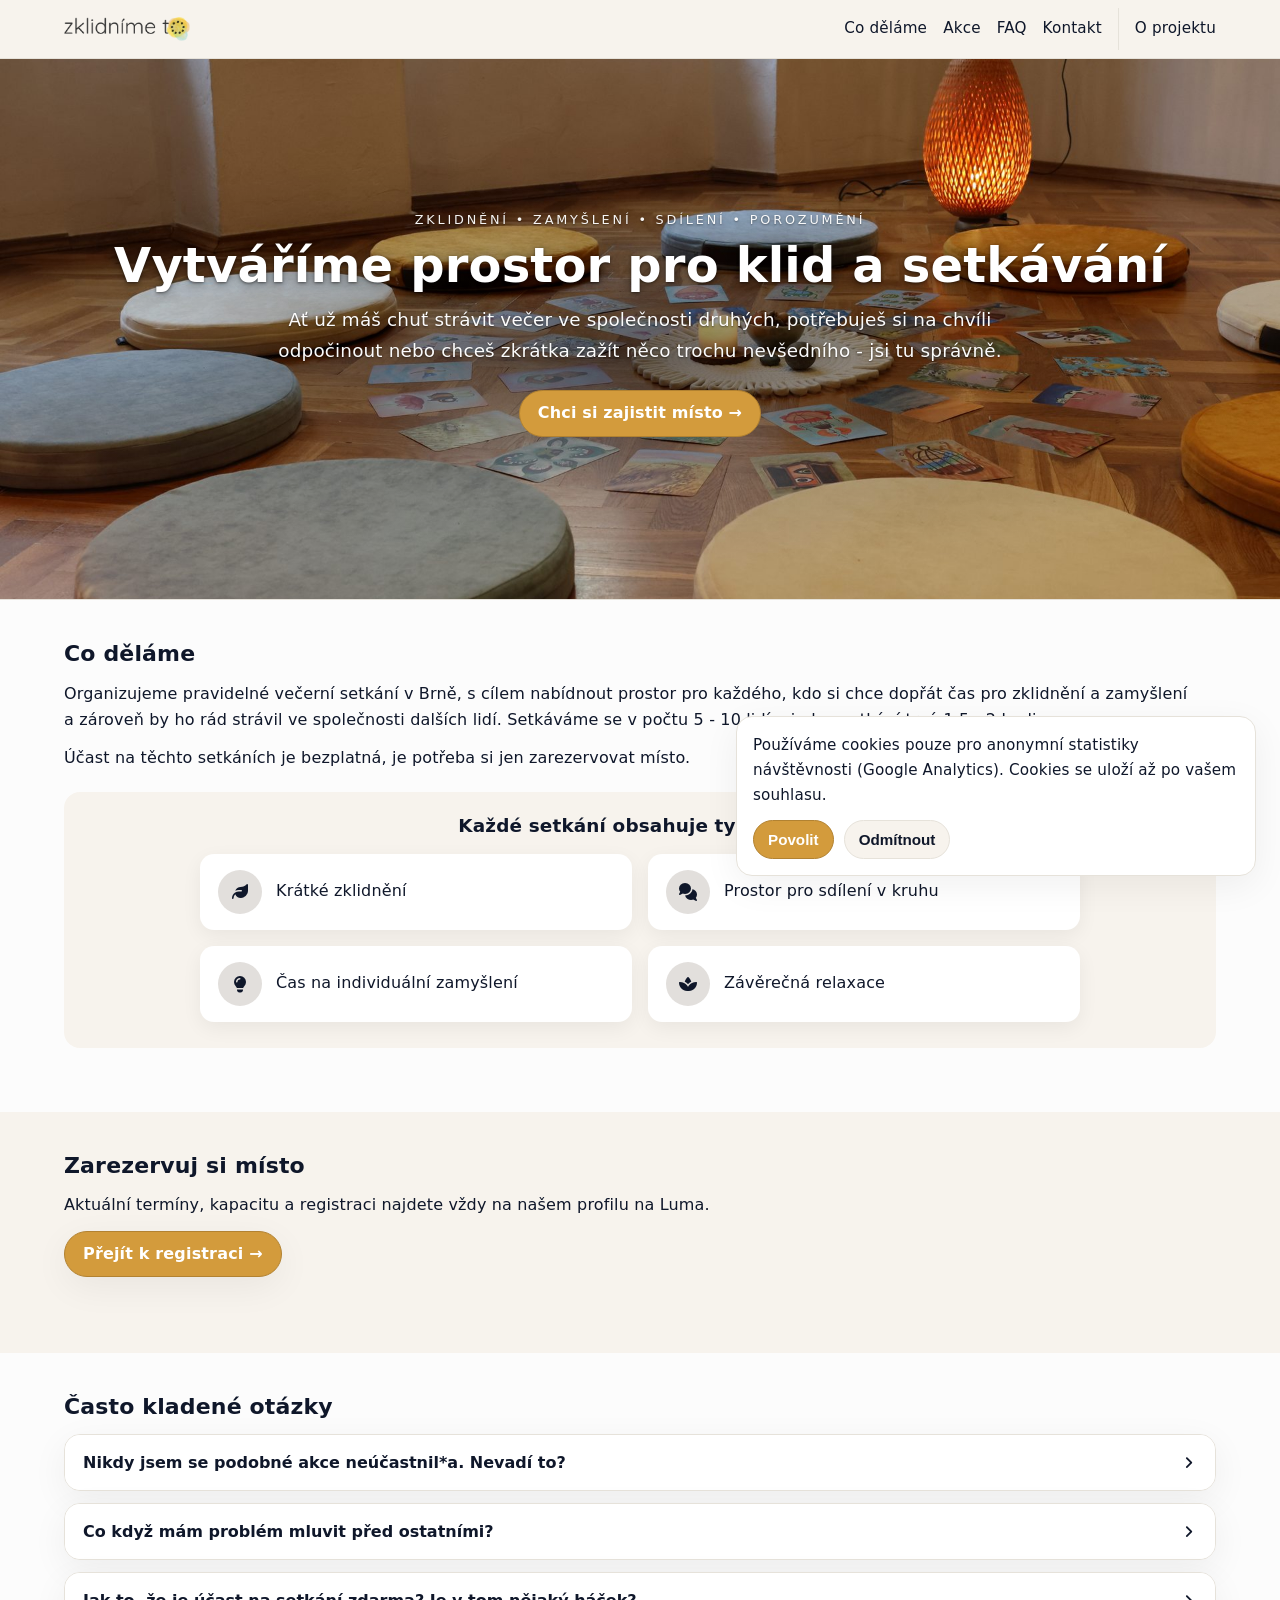
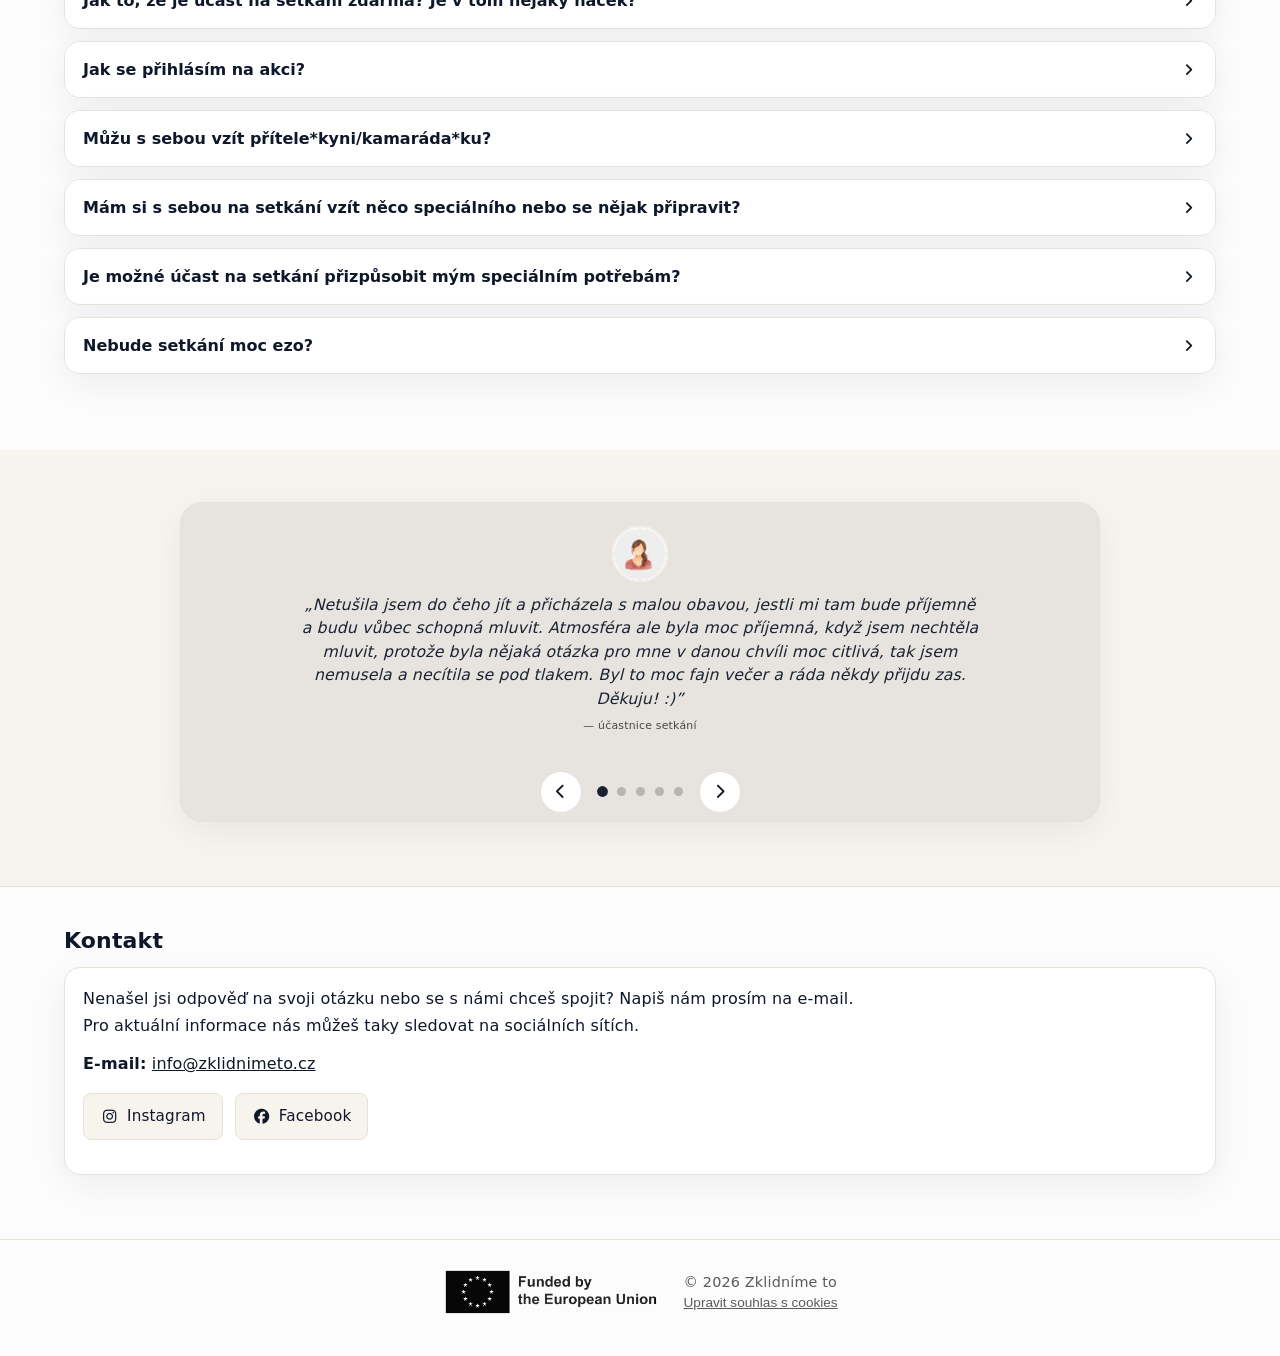
<file: index.html>
<!doctype html>
<html lang="cs">
<head>
  <meta charset="utf-8" />
  <meta name="viewport" content="width=device-width, initial-scale=1" />
  <title>Zklidníme to – prostor pro klid a setkávání</title>
  <meta name="description" content="Organizace pořádající pravidelná večerní setkání v Brně zaměřená na zklidnění, zamyšlení a sdílení ve společnosti druhých. Prostor pro meditaci, mindfulness a osobní rozvoj." />
  <meta property="og:title" content="Zklidníme to – prostor pro klid a setkávání" />
  <meta property="og:description" content="Organizace pořádající pravidelná večerní setkání v Brně zaměřená na zklidnění, zamyšlení a sdílení ve společnosti druhých. Prostor pro meditaci, mindfulness a osobní rozvoj." />
  <meta property="og:type" content="website" />
  <meta property="og:url" content="https://www.zklidnimeto.cz/" />
  <meta property="og:image" content="https://www.zklidnimeto.cz/assets/img/web-app-manifest-512x512.png" />
  <meta name="twitter:card" content="summary" />
  <meta name="twitter:image" content="https://www.zklidnimeto.cz/assets/img/web-app-manifest-512x512.png" />
  <meta name="color-scheme" content="light" />
  <meta name="apple-mobile-web-app-title" content="Zklidníme to" />
  <meta name="robots" content="index, follow">
  <link rel="canonical" href="https://www.zklidnimeto.cz/" />
  
  <link rel="preconnect" href="https://zklidnimeto.goatcounter.com" />
  <link rel="preconnect" href="https://gc.zgo.at" />
  <link href="/assets/fontawesome/css/fontawesome.min.css" rel="stylesheet" />
  <link href="/assets/fontawesome/css/brands.min.css" rel="stylesheet" />
  <link href="/assets/fontawesome/css/solid.min.css" rel="stylesheet" />
  <link href="/assets/css/style.css" rel="stylesheet" />
  <link rel="icon" type="image/png" href="/assets/img/favicon-96x96.png" sizes="96x96" />
  <link rel="shortcut icon" href="/assets/img/favicon.ico" />
  <link rel="apple-touch-icon" sizes="180x180" href="/assets/img/apple-touch-icon.png" />
  <link rel="manifest" href="/site.webmanifest" />

  <script data-goatcounter="https://zklidnimeto.goatcounter.com/count" async src="//gc.zgo.at/count.js"></script>

  <script type="application/ld+json">
  {
    "@context": "https://schema.org",
    "@type": "Organization",
    "name": "Zklidníme to",
    "url": "https://www.zklidnimeto.cz/",
    "logo": "https://www.zklidnimeto.cz/assets/img/web-app-manifest-512x512.png",
    "description": "Organizace pořádající pravidelná večerní setkání v Brně zaměřená na zklidnění, zamyšlení a sdílení ve společnosti druhých. Prostor pro meditaci, mindfulness a osobní rozvoj.",
    "address": {
      "@type": "PostalAddress",
      "addressLocality": "Brno",
      "addressCountry": "CZ"
    },
    "email": "info@zklidnimeto.cz",
    "sameAs": [
      "https://www.instagram.com/zklidnime_to",
      "https://www.facebook.com/profile.php?id=61581057479775",
      "https://luma.com/user/zklidnimeto"
    ]
  }
  </script>
  <script type="application/ld+json">
  {
    "@context": "https://schema.org",
    "@type": "Event",
    "name": "Večerní setkání pro zklidnění a zamyšlení",
    "description": "Pravidelná večerní setkání v Brně pro 5-10 lidí. Setkání zahrnuje zklidnění, sdílení v kruhu, čas na zamyšlení a závěrečnou relaxaci. Vhodné pro každého, kdo hledá prostor pro klid a autentické setkávání.",
    "eventAttendanceMode": "https://schema.org/OfflineEventAttendanceMode",
    "eventStatus": "https://schema.org/EventScheduled",
    "location": {
      "@type": "Place",
      "address": {
        "@type": "PostalAddress",
        "addressLocality": "Brno",
        "addressCountry": "CZ"
      }
    },
    "organizer": {
      "@type": "Organization",
      "name": "Zklidníme to",
      "url": "https://www.zklidnimeto.cz/"
    },
    "isAccessibleForFree": true,
    "url": "https://luma.com/user/zklidnimeto"
  }
  </script>

  <style>
    /* Index page: hero, FAQ, contact */
    .hero-wrap{
      position:relative;
      isolation:isolate;
      overflow:hidden;

      /* pozadí: fotka */
      background: url('assets/img/cover-photo-circle-med.jpg') no-repeat center;
      background-position: 50% 50%;
      background-size: cover;

      color:#fff;

      /* fotka je vidět i na desktopu */
      min-height:60vh;

      /* text vertikálně přirozeně uprostřed */
      display:flex;
      align-items:center;
    }

    /* jemné stmavení jen pod textem – zbytek fotky zůstává světlý */
    .hero-wrap::before{
      content:"";
      position:absolute;
      inset:0;
      background:radial-gradient(
        ellipse 85% 55% at 50% 55%,
        rgba(0,0,0,0.52) 0%,
        rgba(0,0,0,0.28) 22%,
        rgba(0,0,0,0.08) 45%,
        transparent 70%
      );
      pointer-events:none;
    }

    /* hero sekce – MUSÍ být průhledná, ne bílá */
    .hero{
      position:relative; /* text je nad stmavením */
      width:100%;
      text-align:center;
      color:#fff;
      padding:48px 0 48px;
      background:transparent;
      border-top:0;
    }

    .eyebrow{
      text-transform:uppercase;
      letter-spacing:.22em;
      font-size:clamp(0.4rem, 2.5vw, 0.8rem);
      opacity:.95;
      color:#fff;
      text-shadow: 0 1px 2px rgba(0,0,0,.4), 0 0 24px rgba(0,0,0,.25);
    }
    .h1{
      font-size:clamp(32px,6vw,48px);
      line-height:1.15;
      margin:8px 0 12px;
      font-weight:600;
      color:#fff;
      text-shadow: 0 1px 3px rgba(0,0,0,.5), 0 2px 12px rgba(0,0,0,.35), 0 0 40px rgba(0,0,0,.2);
    }
    .lead{
      max-width:65ch;
      margin:0 auto 24px;
      font-size:clamp(1rem,2.3vw,1.15rem);
      opacity:.98;
      color:#fff;
      text-shadow: 0 1px 2px rgba(0,0,0,.45), 0 0 20px rgba(0,0,0,.25);
    }
    .cta{
      display:inline-block;
      padding:12px 18px;
      border-radius:999px;
      background:var(--accent);
      color:var(--accent-contrast);
      text-decoration:none;
      font-weight:600;
      box-shadow:var(--shadow);
      border:1px solid color-mix(in oklab,var(--accent),#000 12%);
      font-size:1rem;
      line-height:1.3;
      position:relative;
      z-index:1;
      transition:transform .2s ease, box-shadow .2s ease;
    }
    .cta:hover{
      transform:translateY(-1px);
      box-shadow:0 12px 40px rgba(0,0,0,.1);
    }
    .cta:focus-visible{
      outline:2px solid #b6b0a6;
      outline-offset:3px;
    }

    .grid{
      display:grid;
      gap:16px
    }
    @media(min-width:760px){
      .grid-2{
        grid-template-columns:1fr 1fr
      }
    }

    /* Co děláme – části setkání (karty) */
    .meeting-parts{
      margin-top:20px;
      padding:22px 18px 26px;
      background:var(--beige);
      border-radius:16px;
    }
    .meeting-parts__title{
      margin:0 0 16px;
      text-align:center;
      font-size:clamp(1rem,2.2vw,1.15rem);
      font-weight:600;
      color:var(--fg);
      line-height:1.3;
    }
    .meeting-parts__grid{
      display:grid;
      grid-template-columns:1fr;
      gap:14px;
      max-width:880px;
      margin:0 auto;
    }
    @media (min-width:560px){
      .meeting-parts__grid{
        grid-template-columns:repeat(2,1fr);
        gap:16px;
      }
    }
    .meeting-part-card{
      display:flex;
      flex-direction:row;
      align-items:center;
      gap:14px;
      padding:16px 18px;
      background:#fff;
      border-radius:14px;
      box-shadow:0 6px 20px rgba(0,0,0,.06);
    }
    .meeting-part-card__icon-wrap{
      width:44px;
      height:44px;
      border-radius:50%;
      background:color-mix(in oklab,var(--beige),var(--fg) 8%);
      display:flex;
      align-items:center;
      justify-content:center;
      flex-shrink:0;
    }
    .meeting-part-card__icon-wrap .fa-solid{
      font-size:1rem;
      color:var(--fg);
    }
    .meeting-part-card__text{
      margin:0;
      flex:1;
      min-width:0;
    }
    @media (max-width:559px){
      .meeting-parts{
        padding:18px 14px 22px;
      }
      .meeting-part-card{
        padding:14px 14px;
        gap:12px;
      }
    }

    /* FAQ SEKCE */
    #faq{
      border-top: 0;
    }
    .faq-item{
      border:1px solid var(--border);
      border-radius:16px;
      margin-bottom:12px;
      background:#fff;
      box-shadow:var(--shadow);
      overflow:hidden;
    }
    .faq-question{
      width:100%;
      padding:18px;
      text-align:left;
      background:#fff;
      border:none;
      cursor:pointer;
      font-size:1rem;
      font-family:inherit;
      font-weight:600;
      color:var(--fg);
      display: flex;
      justify-content: space-between;
      align-items:center;
      transition:background 0.2s ease;
    }
    .faq-question:hover{
      background:var(--beige);
    }
    .faq-question:focus-visible{
      outline:2px solid #b6b0a6;
      outline-offset:-2px;
    }
    .faq-icon{
      display:inline-block;
      font-size:0.9rem;
      transition:transform 0.2s ease;
    }
    .faq-question[aria-expanded="true"] .faq-icon{
      transform:rotate(90deg);
    }
    .faq-answer{
      max-height:0;
      overflow:hidden;
      transition:max-height 0.4s ease;
      background:#fff;
      padding:0 18px;
    }
    .faq-answer.open{
      max-height:500px;
    }
    .faq-answer p{
      margin: 8px 0 0 0;
      color:var(--fg);
      line-height:1.65;
      padding-bottom: 15px;
    }

    /* KONTAKT SOCIAL LINKS */
    .social-links{
      display:flex;
      gap:12px;
      margin:16px 0;
      flex-wrap:wrap;
    }
    .social-link{
      display:inline-flex;
      align-items:center;
      justify-content:center;
      gap:8px;
      padding:10px 16px;
      border-radius:8px;
      background:var(--beige);
      border:1px solid var(--border);
      text-decoration:none;
      color:var(--fg);
      font-weight:500;
      font-size:.95rem;
      transition:all 0.2s ease;
    }
    .social-link:hover{
      background:var(--accent);
      color:var(--accent-contrast);
      border-color:var(--accent);
    }
    .social-link:focus-visible{
      outline:2px solid #b6b0a6;
      outline-offset:2px;
    }
    .social-icon{
      font-size:1.1rem;
      color:inherit;
    }

    /* Index: mobilní úpravy pro hero */
    @media (max-width:700px){
      .eyebrow{
        white-space:nowrap;
      }
      .hero{
        padding:72px 0 36px;
      }
      .h1{
        font-size:clamp(26px,8vw,34px);
        line-height:1.25;
      }
      .lead{
        font-size:1rem;
        line-height:1.5;
      }
    }

    /* HODNOCENÍ – carousel (testimonial card style) */
    #hodnoceni{
      border-top:0;
    }
    .reviews-carousel{
      position:relative;
      margin-top:12px;
      outline:none;
    }
    .reviews-carousel:focus-visible{
      outline:2px solid #b6b0a6;
      outline-offset:4px;
      border-radius:24px;
    }
    .reviews-panel{
      border-radius:22px;
      border:1px solid var(--border);
      background:color-mix(in oklab,var(--beige),var(--fg) 6%);
      box-shadow:var(--shadow);
      padding:10px 18px 8px;
      max-width:min(100%,920px);
      margin-left:auto;
      margin-right:auto;
    }
    .reviews-viewport{
      overflow-x:hidden;
      overflow-y:visible;
      border-radius:12px;
      touch-action:pan-y;
    }
    .reviews-track{
      display:flex;
      align-items:stretch;
      transition:transform 0.45s ease;
    }
    @media (prefers-reduced-motion: reduce){
      .reviews-track{
        transition:none;
      }
    }
    .review-slide{
      flex:0 0 100%;
      min-width:0;
      margin:0;
      padding:0 4px 4px;
      display:flex;
      flex-direction:column;
      align-items:center;
      justify-content:center;
      box-sizing:border-box;
      min-height:clamp(150px,26vh,260px);
      text-align:center;
      font-size:0.98rem;
      line-height:1.5;
      color:color-mix(in oklab,var(--fg),var(--muted) 18%);
    }
    .review-slide-body{
      min-width:0;
      width:100%;
      max-width:68ch;
      margin:0 auto;
      text-align:center;
    }
    .review-avatar{
      width:56px;
      height:56px;
      margin:0 auto 10px;
      border-radius:50%;
      display:flex;
      align-items:center;
      justify-content:center;
      overflow:hidden;
      background:color-mix(in oklab,var(--bg),var(--beige) 45%);
      border:2px solid color-mix(in oklab,var(--border),#fff 35%);
      box-shadow:0 0 0 1px color-mix(in oklab,var(--border),transparent 20%);
      flex-shrink:0;
    }
    .review-avatar img{
      width:100%;
      height:100%;
      object-fit:cover;
      object-position:center;
      border-radius:50%;
      display:block;
    }
    .review-text{
      font-weight:300;
      font-style:italic;
      max-width:none;
      margin:0;
      letter-spacing:.01em;
    }
    .review-text::before{
      content:'\201E';
    }
    .review-text::after{
      content:'\201D';
    }
    .review-attribution{
      display:block;
      margin-top:8px;
      font-size:.68rem;
      font-weight:400;
      font-style:normal;
      letter-spacing:.02em;
      text-transform:none;
      color:color-mix(in oklab,var(--muted),var(--fg) 30%);
    }
    .reviews-controls{
      display:flex;
      align-items:center;
      justify-content:center;
      gap:16px;
      margin-top:8px;
      padding-top:0;
      flex-wrap:wrap;
    }
    @media (min-width:640px){
      .review-slide{
        padding:0 8px 4px;
        min-height:clamp(160px,24vh,280px);
      }
      .review-avatar{
        width:58px;
        height:58px;
      }
      .review-slide-body{
        max-width:70ch;
      }
    }
    .reviews-nav{
      display:inline-flex;
      align-items:center;
      justify-content:center;
      width:42px;
      height:42px;
      padding:0;
      border:1px solid var(--border);
      border-radius:999px;
      background:#fff;
      color:var(--fg);
      cursor:pointer;
      font-size:0.95rem;
      transition:none;
    }
    .reviews-nav:hover{
      background:#fff;
      border-color:color-mix(in oklab,var(--border),var(--fg) 12%);
    }
    .reviews-nav:active{
      background:var(--accent);
      color:var(--accent-contrast);
      border-color:var(--accent);
    }
    .reviews-nav:focus-visible{
      outline:2px solid #b6b0a6;
      outline-offset:2px;
    }
    .reviews-nav:disabled{
      opacity:0.35;
      cursor:not-allowed;
      background:color-mix(in oklab,var(--bg),var(--beige) 30%);
      color:var(--fg);
      border-color:var(--border);
    }
    .reviews-dots{
      display:flex;
      gap:10px;
      align-items:center;
    }
    .reviews-dot{
      width:9px;
      height:9px;
      padding:0;
      border:none;
      border-radius:999px;
      background:color-mix(in oklab,var(--muted),var(--border) 40%);
      opacity:0.55;
      cursor:pointer;
      transition:background 0.2s ease, opacity 0.2s ease, transform 0.2s ease;
    }
    .reviews-dot[aria-current="true"]{
      background:color-mix(in oklab,var(--fg),var(--muted) 15%);
      opacity:1;
      transform:scale(1.2);
    }
    .reviews-dot:focus-visible{
      outline:2px solid #b6b0a6;
      outline-offset:2px;
    }
    .reviews-status{
      position:absolute;
      width:1px;
      height:1px;
      padding:0;
      margin:-1px;
      overflow:hidden;
      clip:rect(0,0,0,0);
      white-space:nowrap;
      border:0;
    }
  </style>
</head>
<body>
  <header>
    <div class="container nav">
      <div class="brand">
        <a href="index.html" aria-label="Zklidníme to – úvodní stránka">
          <img src="/assets/img/name-logo.png" alt="Zklidníme to" style="height: 24px; width: auto;" />
        </a>
      </div>

      <!-- hamburger (mobil) -->
      <button class="menu-toggle" aria-expanded="false" aria-controls="mobile-menu" aria-label="Otevřít menu">
        <span></span><span></span><span></span>
      </button>

      <!-- desktop menu -->
      <nav class="navlinks" aria-label="Hlavní navigace">
        <a href="#co-delame-title">Co děláme</a>
        <a href="#akce-title">Akce</a>
        <a href="#faq-title">FAQ</a>
        <a href="#kontakt-title">Kontakt</a>
        <a href="o-projektu.html" class="nav-page-link">O projektu</a>
      </nav>
    </div>

    <!-- mobilní rozbalovací panel -->
    <div class="mobile-wrap">
      <nav id="mobile-menu" class="mobile-menu" aria-label="Hlavní navigace (mobil)">
        <a href="#co-delame-title" class="m-link">Co děláme</a>
        <a href="#akce-title" class="m-link">Akce</a>
        <a href="#faq-title" class="m-link">FAQ</a>
        <a href="#kontakt-title" class="m-link">Kontakt</a>
        <a href="o-projektu.html" class="m-link nav-page-link">O projektu</a>
      </nav>
    </div>
  </header>

  <div class="hero-wrap">
    <section class="hero" aria-labelledby="hlavni-nadpis">
      <div class="container">
        <div class="eyebrow">Zklidnění • Zamyšlení • Sdílení • Porozumění</div>
        <h1 id="hlavni-nadpis" class="h1">Vytváříme prostor pro klid a setkávání</h1>
        <p class="lead">Ať už máš chuť strávit večer ve společnosti druhých, potřebuješ si na chvíli odpočinout nebo chceš zkrátka zažít něco trochu nevšedního - jsi tu správně.</p>
        <p><a class="cta" href="https://luma.com/user/zklidnimeto" target="_blank" rel="noopener">Chci si zajistit místo →</a></p>
      </div>
    </section>
  </div>

  <section id="co-delame">
    <div class="container">
      <h2 id="co-delame-title">Co děláme</h2>
      <p>Organizujeme pravidelné večerní setkání v Brně, s cílem nabídnout prostor pro každého,
        kdo si chce dopřát čas pro zklidnění a zamyšlení a zároveň by ho rád strávil ve společnosti dalších lidí.
        Setkáváme se v počtu 5 - 10 lidí a jedno setkání trvá 1,5 - 2 hodiny.
      </p>
      <p>Účast na těchto setkáních je bezplatná, je potřeba si jen zarezervovat místo.</p>

      <div class="meeting-parts" aria-labelledby="meeting-parts-title">
        <h3 id="meeting-parts-title" class="meeting-parts__title">Každé setkání obsahuje tyto části:</h3>
        <div class="meeting-parts__grid">
          <div class="meeting-part-card">
            <div class="meeting-part-card__icon-wrap" aria-hidden="true">
              <i class="fa-solid fa-leaf"></i>
            </div>
            <p class="meeting-part-card__text">Krátké zklidnění</p>
          </div>
          <div class="meeting-part-card">
            <div class="meeting-part-card__icon-wrap" aria-hidden="true">
              <i class="fa-solid fa-comments"></i>
            </div>
            <p class="meeting-part-card__text">Prostor pro sdílení v kruhu</p>
          </div>
          <div class="meeting-part-card">
            <div class="meeting-part-card__icon-wrap" aria-hidden="true">
              <i class="fa-solid fa-lightbulb"></i>
            </div>
            <p class="meeting-part-card__text">Čas na individuální zamyšlení</p>
          </div>
          <div class="meeting-part-card">
            <div class="meeting-part-card__icon-wrap" aria-hidden="true">
              <i class="fa-solid fa-spa"></i>
            </div>
            <p class="meeting-part-card__text">Závěrečná relaxace</p>
          </div>
        </div>
      </div>
      
    </div>
  </section>

  <section id="akce" class="alt">
    <div class="container">
      <h2 id="akce-title">Zarezervuj si místo</h2>
      <p>Aktuální termíny, kapacitu a registraci najdete vždy na našem profilu na Luma.</p>
      <p><a class="cta" href="https://luma.com/user/zklidnimeto" target="_blank" rel="noopener" aria-label="Přejít na registraci">Přejít k registraci →</a></p>
    </div>
  </section>

  <section id="faq">
    <div class="container">
      <h2 id="faq-title">Často kladené otázky</h2>
      
      <div class="faq-item">
        <button class="faq-question" aria-expanded="false" aria-controls="faq-answer-1">
          <span>Nikdy jsem se podobné akce neúčastnil*a. Nevadí to?</span><span class="faq-icon"><i class="fa-solid fa-angle-right"></i></span>
        </button>
        <div id="faq-answer-1" class="faq-answer">
          <p>
            Nevadí! Budeme moc rádi, když si účast na našem setkání vyzkoušíš a uvidíš, jaké to pro tebe bude. Na místě vždy všechno vysvětlujeme tak, aby to bylo jasné úplně každému.
          </p>
        </div>
      </div>

      <div class="faq-item">
        <button class="faq-question" aria-expanded="false" aria-controls="faq-answer-2">
          <span>Co když mám problém mluvit před ostatními?</span><span class="faq-icon"><i class="fa-solid fa-angle-right"></i></span>
        </button>
        <div id="faq-answer-2" class="faq-answer">
          <p>
            Sdílení v kruhu je pozvání, ne povinnost. I tichá přítomnost a naslouchání jsou plnohodnotnou součástí kruhu.
          </p>
        </div>
      </div>

      <div class="faq-item">
        <button class="faq-question" aria-expanded="false" aria-controls="faq-answer-3">
          <span>Jak to, že je účast na setkání zdarma? Je v tom nějaký háček?</span><span class="faq-icon"><i class="fa-solid fa-angle-right"></i></span>
        </button>
        <div id="faq-answer-3" class="faq-answer">
          <p>
            Žádný háček v tom není, účast je zdarma díky grantu od Evropského sboru solidarity. Tím můžeme pokrýt veškeré náklady. Po skončení akce tě jen poprosíme o vyplnění dotazníku se zpětnou vazbou. 
          </p>
        </div>
      </div>

      <div class="faq-item">
        <button class="faq-question" aria-expanded="false" aria-controls="faq-answer-4">
          <span>Jak se přihlásím na akci?</span><span class="faq-icon"><i class="fa-solid fa-angle-right"></i></span>
        </button>
        <div id="faq-answer-4" class="faq-answer">
          <p>
            Přihlašování na naše akce probíhá přes platformu Luma. Jdi na náš profil na <a href="https://luma.com/user/zklidnimeto" target="_blank" rel="noopener">Luma</a>, kde najdeš aktuální termíny a budeš se moci zaregistrovat.
          </p>
        </div>
      </div>

      <div class="faq-item">
        <button class="faq-question" aria-expanded="false" aria-controls="faq-answer-5">
          <span>Můžu s sebou vzít přítele*kyni/kamaráda*ku?</span><span class="faq-icon"><i class="fa-solid fa-angle-right"></i></span>
        </button>
        <div id="faq-answer-5" class="faq-answer">
          <p>
            Můžeš. :) Ze zkušenosti zároveň víme, že někdy je pro člověka jednodušší být autentičtější před lidmi, které nezná. Záleží, jak to vnímáš ty. 
          </p>
        </div>
      </div>

      <div class="faq-item">
        <button class="faq-question" aria-expanded="false" aria-controls="faq-answer-6">
          <span>Mám si s sebou na setkání vzít něco speciálního nebo se nějak připravit?</span><span class="faq-icon"><i class="fa-solid fa-angle-right"></i></span>
        </button>
        <div id="faq-answer-6" class="faq-answer">
          <p>
            Stačí přijít, tak jak jsi. Jediné doporučení se týká oblečení: sedáváme na zemi, takže sukně nemusí být ideální. Zároveň pokud míváš tenké ponožky, tak se hodí vědět, že jsme na místě bosky.
          </p>
        </div>
      </div>

      <div class="faq-item">
        <button class="faq-question" aria-expanded="false" aria-controls="faq-answer-7">
          <span>Je možné účast na setkání přizpůsobit mým speciálním potřebám?</span><span class="faq-icon"><i class="fa-solid fa-angle-right"></i></span>
        </button>
        <div id="faq-answer-7" class="faq-answer">
          <p>
            Budeme rádi, když nás budeš kontaktovat přes email <a href="mailto:info@zklidnimeto.cz">info@zklidnimeto.cz</a>. Pokud to bude v našich silách, rádi setkání přizpůsobíme, aby se mohl zúčastnit každý, kdo má zájem. 
          </p>
        </div>
      </div>

      <div class="faq-item">
        <button class="faq-question" aria-expanded="false" aria-controls="faq-answer-8">
          <span>Nebude setkání moc ezo?</span><span class="faq-icon"><i class="fa-solid fa-angle-right"></i></span>
        </button>
        <div id="faq-answer-8" class="faq-answer">
          <p>
            S čakrou ani tokem energie pracovat neumíme a ani to není naším cílem. Zároveň je součástí večera například vedená relaxace nebo práce s dechem. Podle nás to ezo není, ale raději to zmiňujeme, protože pro někoho může být... :)
          </p>
        </div>
      </div>
    </div>

  </section>

  <section id="hodnoceni" class="alt" aria-label="Hodnocení">
    <div class="container">

      <div class="reviews-carousel" data-reviews-carousel tabindex="0" aria-label="Hodnocení účastníků – šipkami nebo posunutím prstu doleva a doprava">
        <p id="reviews-live" class="reviews-status" aria-live="polite"></p>
        <div class="reviews-panel">
          <div
            class="reviews-viewport"
            data-reviews-viewport
            role="region"
            aria-roledescription="karousel"
            aria-label="Hodnocení účastníků"
          >
            <div class="reviews-track" data-reviews-track>
              <div class="review-slide" data-review-slide>
                <div class="review-avatar" aria-hidden="true">
                  <img src="assets/review-avatars/woman_4.png" alt="" width="56" height="56" loading="lazy" decoding="async" />
                </div>
                <div class="review-slide-body">
                  <p class="review-text">Netušila jsem do čeho jít a přicházela s malou obavou, jestli mi tam bude příjemně a budu vůbec schopná mluvit. Atmosféra ale byla moc příjemná, když jsem nechtěla mluvit, protože byla nějaká otázka pro mne v danou chvíli moc citlivá, tak jsem nemusela a necítila se pod tlakem. Byl to moc fajn večer a ráda někdy přijdu zas. Děkuju! :)</p>
                  <p class="review-attribution">— účastnice setkání</p>
                </div>
              </div>
              <div class="review-slide" data-review-slide>
                <div class="review-avatar" aria-hidden="true">
                  <img src="assets/review-avatars/woman_2.png" alt="" width="56" height="56" loading="lazy" decoding="async" />
                </div>
                <div class="review-slide-body">
                  <p class="review-text">Oceňuju citlivý a empatický přístup průvodkyně, které se podařilo v útulném prostředí navodit atmosféru plnou důvěry, tolik potřebnou pro pocit bezpečí k otevření mnohdy nelehkých témat a k projevení vlastní zranitelnosti. Strávit dvě hodiny v přítomném okamžiku, naslouchat a být ostatními viděn a slyšen bylo prostě jako zachumlat svou duši do načechrané peřiny.</p>
                  <p class="review-attribution">— účastnice setkání</p>
                </div>
              </div>
              <div class="review-slide" data-review-slide>
                <div class="review-avatar" aria-hidden="true">
                  <img src="assets/review-avatars/man_1.png" alt="" width="56" height="56" loading="lazy" decoding="async" />
                </div>
                <div class="review-slide-body">
                  <p class="review-text">Akce byla moc fajn, v poslední době toho na mě je hodně a potřeboval jsem místo, kde se můžu otevřít ventilovat svoje pocity a zklidnit se, to bylo stoprocentně splněno :)</p>
                  <p class="review-attribution">— účastník setkání</p>
                </div>
              </div>
              <div class="review-slide" data-review-slide>
                <div class="review-avatar" aria-hidden="true">
                  <img src="assets/review-avatars/woman_3.png" alt="" width="56" height="56" loading="lazy" decoding="async" />
                </div>
                <div class="review-slide-body">
                  <p class="review-text">Večerné stretnutie bolo pre mňa veľmi príjemné a cítila som počas celého večera bezpečne. Mne osobne veľmi vyhovoval menší počet účastníkov (6). Veľmi oceňujem vytvorenie rešpektujúcej atmosféry lektorkou. Pre mňa to bol priestor pre spomalenie, vlastné myšlienky a moc som sa tešila aj si užila záverečnú relaxáciu. Vďaka tomuto večeru som odchádzala uvoľnená, oddýchnutá a viac napojená sama na seba. Až ma prekvapilo, že stačí vlastne &quot;tak málo&quot;.</p>
                  <p class="review-attribution">— účastnice setkání</p>
                </div>
              </div>
              <div class="review-slide" data-review-slide>
                <div class="review-avatar" aria-hidden="true">
                  <img src="assets/review-avatars/woman_1.png" alt="" width="56" height="56" loading="lazy" decoding="async" />
                </div>
                <div class="review-slide-body">
                  <p class="review-text">Setkání mi opravdu pomohlo. Cítila jsem se vyslyšená, v bezpečí a necítila jsem se sama</p>
                  <p class="review-attribution">— účastnice setkání</p>
                </div>
              </div>
            </div>
          </div>
          <div class="reviews-controls">
            <button type="button" class="reviews-nav reviews-prev" data-reviews-prev aria-label="Předchozí hodnocení">
              <i class="fa-solid fa-chevron-left" aria-hidden="true"></i>
            </button>
            <div class="reviews-dots" data-reviews-dots role="group" aria-label="Vybrat hodnocení"></div>
            <button type="button" class="reviews-nav reviews-next" data-reviews-next aria-label="Další hodnocení">
              <i class="fa-solid fa-chevron-right" aria-hidden="true"></i>
            </button>
          </div>
        </div>
      </div>
    </div>
  </section>

  <section id="kontakt">
    <div class="container">
      <h2 id="kontakt-title">Kontakt</h2>
      <div class="card">
        <p>
          Nenašel jsi odpověď na svoji otázku nebo se s námi chceš spojit? Napiš nám prosím na e-mail.<br>
          Pro aktuální informace nás můžeš taky sledovat na sociálních sítích.
        </p>
        <p><strong>E-mail:</strong> <a href="mailto:info@zklidnimeto.cz">info@zklidnimeto.cz</a></p>
        
        <div class="social-links">
          <a href="https://www.instagram.com/zklidnime_to" target="_blank" rel="noopener" class="social-link" aria-label="Sledovat na Instagramu">
            <i class="fa-brands fa-instagram"></i>
            <span>Instagram</span>
          </a>
          <a href="https://www.facebook.com/profile.php?id=61581057479775" target="_blank" rel="noopener" class="social-link" aria-label="Sledovat na Facebooku">
            <i class="fa-brands fa-facebook"></i>
            <span>Facebook</span>
          </a>
        </div>
      </div>
    </div>
  </section>

  <button class="back-to-top" aria-label="Zpět na začátek" title="Zpět na začátek">
    <i class="fa-solid fa-arrow-up"></i>
  </button>

  <div id="consent-banner" class="consent-banner" role="dialog" aria-live="polite" aria-label="Nastavení cookies" hidden>
    <p>
      Používáme cookies pouze pro anonymní statistiky návštěvnosti (Google&nbsp;Analytics).
      Cookies se uloží až po vašem souhlasu.
    </p>
    <div class="consent-actions">
      <button id="consent-accept" class="consent-btn primary" type="button">Povolit</button>
      <button id="consent-reject" class="consent-btn" type="button">Odmítnout</button>
    </div>
  </div>

  <footer>
    <div class="container">
      <div style="display: flex; align-items: center; gap: 12px; justify-content: center; flex-wrap: wrap;">
        <img src="assets/img/eu-funded-logo.png" style="height: 48px;" alt="Financováno Evropskou unií" loading="lazy" />
        <div>
          © <span id="y"></span> Zklidníme to <br />
          <button id="consent-open" class="consent-manage" type="button">Upravit souhlas s cookies</button>
        </div>
      </div>
    </div>
  </footer>

  <script src="/assets/js/script.js"></script>
</body>
</html>
</file>
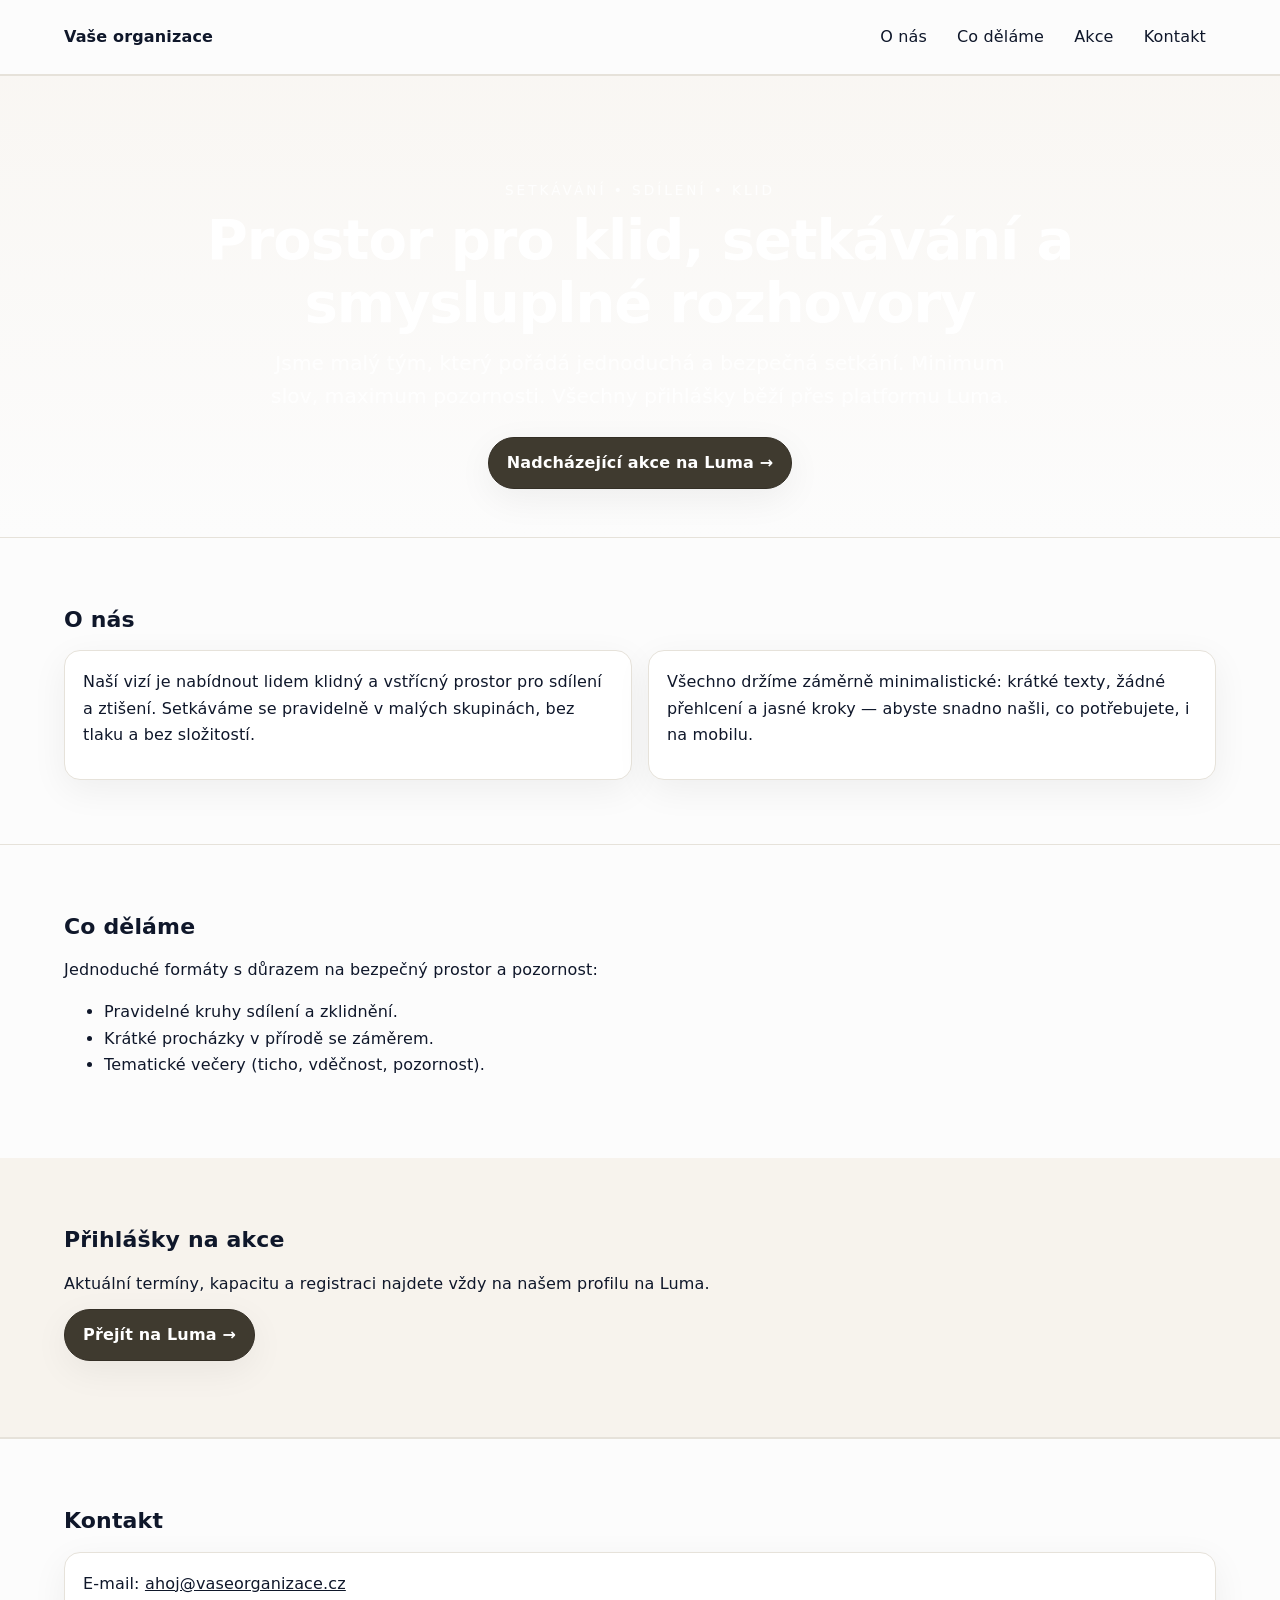
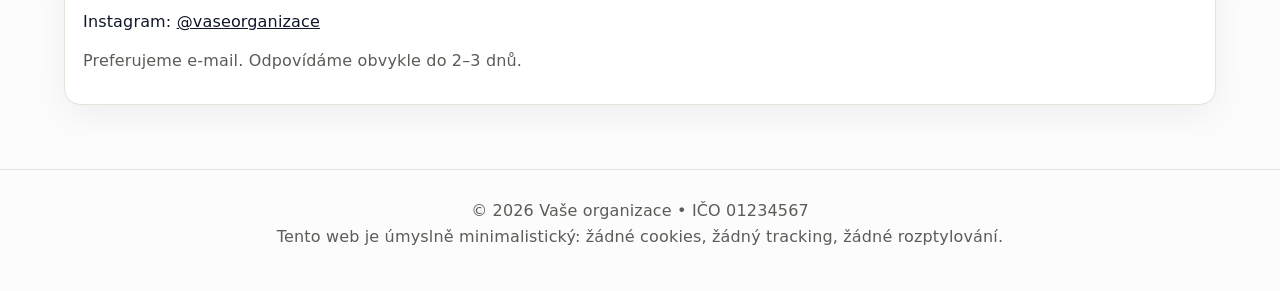
<file: minimalist_nonprofit_website_single_file (1).html>
<!doctype html>
<html lang="cs">
<head>
  <meta charset="utf-8" />
  <meta name="viewport" content="width=device-width, initial-scale=1" />
  <title>Vaše organizace – prostor pro klid a setkávání</title>
  <meta name="description" content="Stručné představení malé organizace, informace o činnosti a přihlášky na akce přes Luma." />
  <meta name="color-scheme" content="light dark" />
  <style>
    :root {
      --bg: #fcfcfc;
      --fg: #0f172a;      /* neutrální tmavá */
      --muted: #5b5b58;   /* teplá šedá */
      --accent: #3f3a2f;  /* warm charcoal */
      --accent-contrast: #ffffff;
      --border: #e6e2da;  /* warm gray */
      --beige: #f7f3ed;   /* jemné plátno */
      --shadow: 0 10px 36px rgba(0,0,0,.06);
      --max: 1200px;      /* čtecí šířka pro variantu A */
    }
    @media (prefers-color-scheme: dark) {
      :root {
        --bg:#0b0f1a; --fg:#e7e5e4; --muted:#c7c3bc; --accent:#e7e5e4; --accent-contrast:#0b0f1a; --border:#2b2a27; --beige:#111418;
      }
    }

    /* ZÁKLAD */
    *{box-sizing:border-box}
    body{margin:0;background:var(--bg);color:var(--fg);font-family:ui-sans-serif,system-ui,-apple-system,Segoe UI,Roboto,Ubuntu,Cantarell,Noto Sans,sans-serif;line-height:1.65;letter-spacing:.01em}
    a{color:inherit}
    h1,h2{color:inherit}

    .container{max-width:var(--max);margin:0 auto;padding:0 24px}

    header{position:sticky;top:0;backdrop-filter:blur(8px);background:color-mix(in oklab,var(--bg),transparent 12%);border-bottom:1px solid var(--border);z-index:10}
    .nav{display:flex;align-items:center;justify-content:space-between;gap:12px;padding:16px 24px}
    .brand{font-weight:700}
    .navlinks{display:flex;gap:10px}
    .navlinks a{padding:8px 10px;text-decoration:none;border-radius:10px}

    /* HERO přes celou šířku */
    .hero-wrap{position:relative;isolation:isolate;overflow:clip;background:
      linear-gradient(180deg,color-mix(in oklab,var(--beige),transparent 40%),transparent),
      url('https://images.unsplash.com/photo-1500530855697-b586d89ba3ee?q=80&w=2000&auto=format&fit=crop') center/cover no-repeat}
    .hero{padding:clamp(56px,8vw,120px) 0 36px;color:#fff;text-align:center}
    .eyebrow{text-transform:uppercase;letter-spacing:.22em;font-size:.85rem;opacity:.9}
    .h1{font-size:clamp(32px,6vw,56px);line-height:1.12;letter-spacing:-.02em;margin:8px 0 12px}
    .lead{max-width:60ch;margin:0 auto 24px;font-size:clamp(1rem,2.3vw,1.25rem);opacity:.95}

    .cta{display:inline-block;padding:12px 18px;border-radius:999px;background:var(--accent);color:var(--accent-contrast);text-decoration:none;font-weight:600;box-shadow:var(--shadow);border:1px solid color-mix(in oklab,var(--accent),#000 12%)}
    .cta:hover{transform:translateY(-1px)}

    /* SEKCE – vzdušné, vycentrované */
    section{padding:64px 0;border-top:1px solid var(--border)}
    section.alt{background:var(--beige);border-top:0;border-bottom:1px solid var(--border)}
    h2{font-size:22px;margin:0 0 12px}
    p{margin:0 0 12px}

    .grid{display:grid;gap:16px}
    @media(min-width:760px){.grid-2{grid-template-columns:1fr 1fr}}

    .card{border:1px solid var(--border);border-radius:16px;padding:18px;background:#fff;box-shadow:var(--shadow)}
    footer{border-top:1px solid var(--border);padding:28px 0 40px;color:var(--muted);text-align:center}
    [id] { scroll-margin-top: 100px; }

  </style>
</head>
<body>
  <header>
    <div class="container nav">
      <div class="brand">Vaše&nbsp;organizace</div>
      <nav class="navlinks" aria-label="Hlavní navigace">
        <a href="#o-nas">O nás</a>
        <a href="#co-delame">Co děláme</a>
        <a href="#akce">Akce</a>
        <a href="#kontakt">Kontakt</a>
      </nav>
    </div>
  </header>

  <!-- HERO full width -->
  <div class="hero-wrap">
    <section class="hero" aria-labelledby="hlavni-nadpis">
      <div class="container">
        <div class="eyebrow">Setkávání • Sdílení • Klid</div>
        <h1 id="hlavni-nadpis" class="h1">Prostor pro klid, setkávání a smysluplné rozhovory</h1>
        <p class="lead">Jsme malý tým, který pořádá jednoduchá a bezpečná setkání. Minimum slov, maximum pozornosti. Všechny přihlášky běží přes platformu Luma.</p>
        <p>
          <a class="cta" href="https://lu.ma/your-page" target="_blank" rel="noopener">Nadcházející akce na&nbsp;Luma →</a>
        </p>
      </div>
    </section>
  </div>

  <section id="o-nas" aria-labelledby="o-nas-h">
    <div class="container">
      <h2 id="o-nas-h">O nás</h2>
      <div class="grid grid-2">
        <div class="card">
          <p>Naší vizí je nabídnout lidem klidný a vstřícný prostor pro sdílení a ztišení. Setkáváme se pravidelně v malých skupinách, bez tlaku a bez složitostí.</p>
        </div>
        <div class="card">
          <p>Všechno držíme záměrně minimalistické: krátké texty, žádné přehlcení a jasné kroky — abyste snadno našli, co potřebujete, i na mobilu.</p>
        </div>
      </div>
    </div>
  </section>

  <section id="co-delame" aria-labelledby="co-delame-h">
    <div class="container">
      <h2 id="co-delame-h">Co děláme</h2>
      <p>Jednoduché formáty s důrazem na bezpečný prostor a pozornost:</p>
      <ul>
        <li>Pravidelné kruhy sdílení a zklidnění.</li>
        <li>Krátké procházky v přírodě se záměrem.</li>
        <li>Tematické večery (ticho, vděčnost, pozornost).</li>
      </ul>
    </div>
  </section>

  <section id="akce" aria-labelledby="akce-h" class="alt">
    <div class="container">
      <h2 id="akce-h">Přihlášky na akce</h2>
      <p>Aktuální termíny, kapacitu a registraci najdete vždy na našem profilu na Luma.</p>
      <p>
        <a class="cta" href="https://lu.ma/your-page" target="_blank" rel="noopener" aria-label="Přejít na profil na Luma">Přejít na Luma →</a>
      </p>
    </div>
  </section>

  <section id="kontakt" aria-labelledby="kontakt-h">
    <div class="container">
      <h2 id="kontakt-h">Kontakt</h2>
      <div class="card">
        <p>E‑mail: <a href="mailto:ahoj@vaseorganizace.cz">ahoj@vaseorganizace.cz</a></p>
        <p>Instagram: <a href="#" aria-label="Instagram organizace">@vaseorganizace</a></p>
        <p style="color:var(--muted)">Preferujeme e‑mail. Odpovídáme obvykle do 2–3 dnů.</p>
      </div>
    </div>
  </section>

  <footer>
    <div class="container">
      © <span id="y"></span> Vaše organizace • IČO 01234567<br>
      Tento web je úmyslně minimalistický: žádné cookies, žádný tracking, žádné rozptylování.
    </div>
  </footer>

  <script>document.getElementById('y').textContent=new Date().getFullYear()</script>
</body>
</html>
</file>
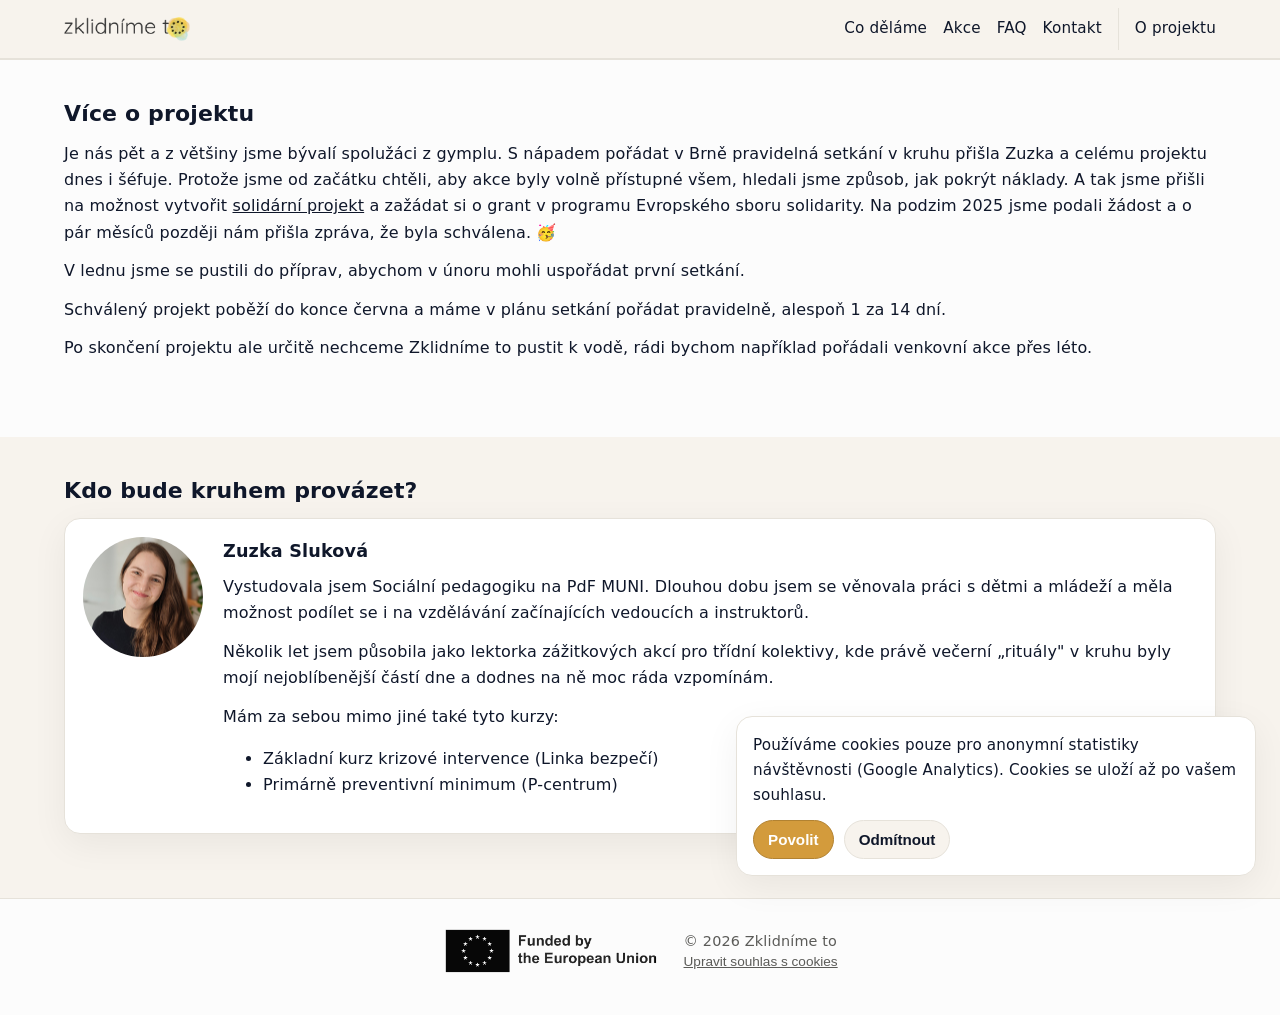
<file: o-projektu.html>
<!doctype html>
<html lang="cs">
<head>
  <meta charset="utf-8" />
  <meta name="viewport" content="width=device-width, initial-scale=1" />
  <title>O projektu – Zklidníme to</title>
  <meta name="description" content="Více o projektu Zklidníme to – jak vznikl, kdo nás provází kruhem a co nás čeká do budoucna. Grant Evropského sboru solidarity." />
  <meta property="og:title" content="O projektu – Zklidníme to" />
  <meta property="og:description" content="Více o projektu Zklidníme to – jak vznikl, kdo nás provází kruhem a co nás čeká do budoucna." />
  <meta property="og:type" content="website" />
  <meta property="og:url" content="https://www.zklidnimeto.cz/o-projektu.html" />
  <meta property="og:image" content="https://www.zklidnimeto.cz/assets/img/web-app-manifest-512x512.png" />
  <meta name="twitter:card" content="summary" />
  <meta name="twitter:image" content="https://www.zklidnimeto.cz/assets/img/web-app-manifest-512x512.png" />
  <meta name="color-scheme" content="light" />
  <meta name="apple-mobile-web-app-title" content="Zklidníme to" />
  <meta name="robots" content="index, follow">
  <link rel="canonical" href="https://www.zklidnimeto.cz/o-projektu.html" />

  <link rel="preconnect" href="https://zklidnimeto.goatcounter.com" />
  <link rel="preconnect" href="https://gc.zgo.at" />
  <link href="/assets/fontawesome/css/fontawesome.min.css" rel="stylesheet" />
  <link href="/assets/fontawesome/css/brands.min.css" rel="stylesheet" />
  <link href="/assets/fontawesome/css/solid.min.css" rel="stylesheet" />
  <link href="/assets/css/style.css" rel="stylesheet" />
  <link rel="icon" type="image/png" href="/assets/img/favicon-96x96.png" sizes="96x96" />
  <link rel="shortcut icon" href="/assets/img/favicon.ico" />
  <link rel="apple-touch-icon" sizes="180x180" href="/assets/img/apple-touch-icon.png" />
  <link rel="manifest" href="/site.webmanifest" />

  <script data-goatcounter="https://zklidnimeto.goatcounter.com/count" async src="//gc.zgo.at/count.js"></script>

  <style>
    /* O projektu: stránkové styly */
    h2{
      margin:24px 0 12px;
    }
    h2:first-of-type{margin-top:0;}
    h3{
      font-size:1.1rem;
      margin:0 0 8px;
      font-weight:600;
    }

    .card-with-photo{
      display:flex;
      gap:20px;
      align-items:flex-start;
    }
    .card-with-photo .card-photo{
      width:120px;
      height:120px;
      object-fit:cover;
      border-radius:50%;
      flex-shrink:0;
    }

    @media (max-width:700px){
      .card-with-photo{flex-direction:column;align-items:center;}
      .card-with-photo .card-photo{width:100px;height:100px;}
    }
  </style>
</head>
<body>
  <header>
    <div class="container nav">
      <div class="brand">
        <a href="index.html" aria-label="Zklidníme to – úvodní stránka">
          <img src="/assets/img/name-logo.png" alt="Zklidníme to" style="height: 24px; width: auto;" />
        </a>
      </div>

      <button class="menu-toggle" aria-expanded="false" aria-controls="mobile-menu" aria-label="Otevřít menu">
        <span></span><span></span><span></span>
      </button>

      <nav class="navlinks" aria-label="Hlavní navigace">
        <a href="index.html#co-delame-title">Co děláme</a>
        <a href="index.html#akce-title">Akce</a>
        <a href="index.html#faq-title">FAQ</a>
        <a href="index.html#kontakt-title">Kontakt</a>
        <a href="o-projektu.html" class="nav-page-link">O projektu</a>
      </nav>
    </div>

    <div class="mobile-wrap">
      <nav id="mobile-menu" class="mobile-menu" aria-label="Hlavní navigace (mobil)">
        <a href="index.html#co-delame-title" class="m-link">Co děláme</a>
        <a href="index.html#akce-title" class="m-link">Akce</a>
        <a href="index.html#faq-title" class="m-link">FAQ</a>
        <a href="index.html#kontakt-title" class="m-link">Kontakt</a>
        <a href="o-projektu.html" class="m-link nav-page-link">O projektu</a>
      </nav>
    </div>
  </header>

  <section>
    <div class="container">
      <h2>Více o projektu</h2>

      <p>Je nás pět a z většiny jsme bývalí spolužáci z gymplu. S nápadem pořádat v Brně pravidelná setkání v kruhu přišla Zuzka a celému projektu dnes i šéfuje. Protože jsme od začátku chtěli, aby akce byly volně přístupné všem, hledali jsme způsob, jak pokrýt náklady. A tak jsme přišli na možnost vytvořit <a href="https://www.dzs.cz/program/evropsky-sbor-solidarity/projekty-granty#solidarni-projekty" rel="noopener noreferrer">solidární projekt</a> a zažádat si o grant v programu Evropského sboru solidarity. Na podzim 2025 jsme podali žádost a o pár měsíců později nám přišla zpráva, že byla schválena. 🥳</p>

      <p>V lednu jsme se pustili do příprav, abychom v únoru mohli uspořádat první setkání.</p>

      <p>Schválený projekt poběží do konce června a máme v plánu setkání pořádat pravidelně, alespoň 1 za 14 dní.</p>

      <p>Po skončení projektu ale určitě nechceme Zklidníme to pustit k vodě, rádi bychom například pořádali venkovní akce přes léto.</p>
    </div>
  </section>

  <section class="alt">
    <div class="container">
      <h2>Kdo bude kruhem provázet?</h2>

      <div class="card card-with-photo">
        <img src="/assets/img/zuzu-portrait-small-2.jpg" alt="Zuzka Sluková" class="card-photo" loading="lazy" />
        <div>
          <h3>Zuzka Sluková</h3>
          <p>Vystudovala jsem Sociální pedagogiku na PdF MUNI. Dlouhou dobu jsem se věnovala práci s dětmi a mládeží a měla možnost podílet se i na vzdělávání začínajících vedoucích a instruktorů.</p>
        <p>Několik let jsem působila jako lektorka zážitkových akcí pro třídní kolektivy, kde právě večerní „rituály" v kruhu byly mojí nejoblíbenější částí dne a dodnes na ně moc ráda vzpomínám.</p>
        <p>Mám za sebou mimo jiné také tyto kurzy:</p>
        <ul>
          <li>Základní kurz krizové intervence <nobr>(Linka bezpečí)</nobr></li>
          <li>Primárně preventivní minimum <nobr>(P-centrum)</nobr></li>
        </ul>
        </div>
      </div>
    </div>
  </section>

  <button class="back-to-top" aria-label="Zpět na začátek" title="Zpět na začátek">
    <i class="fa-solid fa-arrow-up"></i>
  </button>

  <div id="consent-banner" class="consent-banner" role="dialog" aria-live="polite" aria-label="Nastavení cookies" hidden>
    <p>
      Používáme cookies pouze pro anonymní statistiky návštěvnosti (Google&nbsp;Analytics).
      Cookies se uloží až po vašem souhlasu.
    </p>
    <div class="consent-actions">
      <button id="consent-accept" class="consent-btn primary" type="button">Povolit</button>
      <button id="consent-reject" class="consent-btn" type="button">Odmítnout</button>
    </div>
  </div>

  <footer>
    <div class="container">
      <div style="display: flex; align-items: center; gap: 12px; justify-content: center; flex-wrap: wrap;">
        <img src="assets/img/eu-funded-logo.png" style="height: 48px;" alt="Financováno Evropskou unií" loading="lazy" />
        <div>
          © <span id="y"></span> Zklidníme to <br />
          <button id="consent-open" class="consent-manage" type="button">Upravit souhlas s cookies</button>
        </div>
      </div>
    </div>
  </footer>

  <script src="/assets/js/script.js"></script>
</body>
</html>
</file>
<file: assets/css/style.css>
/* Common styles for Zklidníme to */

:root{
  --bg:#fcfcfc;
  --fg:#0f172a;
  --muted:#5b5b58;
  --accent:#d39b3c;
  --accent-original: #3f3a2f;
  --accent-contrast:#ffffff;
  /* text on solid accent fills (WCAG AA vs. --accent); keeps palette, replaces low-contrast white-on-gold */
  --on-accent:var(--accent-original);
  --border:#e6e2da;
  --beige:#f7f3ed;
  --shadow:0 10px 36px rgba(0,0,0,.06);
  --max:1200px;
  --bp:700px;
}

*{box-sizing:border-box}
html,body{max-width:100%;overflow-x:hidden}
html{scroll-behavior:smooth;}
body{
  margin:0;background:var(--bg);color:var(--fg);
  font-family:ui-sans-serif,system-ui,-apple-system,Segoe UI,Roboto,Ubuntu,Cantarell,Noto Sans,sans-serif;
  line-height:1.65;letter-spacing:.01em
}
a{color:inherit;text-decoration:underline;}
h1,h2{color:inherit}
.container{max-width:var(--max);margin:0 auto;padding:0 24px}

/* kam se má zarovnat nadpis při kliknutí na navigaci */
h2[id]{scroll-margin-top:40px;}

/* HLAVIČKA */
header{
  background:var(--beige);
  border-bottom:none;
}
.nav{
  display:flex;
  align-items:center;
  justify-content:space-between;
  gap:12px;
  padding:7px 24px;
}

.brand{
  padding: 10px 0;
}
.brand a{text-decoration:none;}

/* desktop menu odkazy */
.navlinks{
  display:flex;
  gap:16px;
  font-size:.95rem;
}
.navlinks a{
  padding:8px 0;
  text-decoration:none;
}
.navlinks a:hover{
  text-decoration:underline;
  text-underline-offset:4px;
  text-decoration-thickness:1px;
}
.navlinks a.nav-page-link{
  border-left:1px solid var(--border);
  padding-left:16px;
}
.navlinks a:focus-visible{
  outline:2px solid #b6b0a6;
  outline-offset:2px;
}

/* hamburger tlačítko (mobil) */
.menu-toggle{
  display:none;
  flex-direction:column;
  justify-content:center;
  gap:4px;
  width: 28px;
  height:28px;
  border:none;
  background:transparent;
  cursor:pointer;
  padding:0;
}
.menu-toggle span{
  display:block;
  width:100%;
  height:2px;
  background-color:var(--fg);
  border-radius:2px;
  transition:transform .25s ease, opacity .25s ease;
}
.menu-toggle[aria-expanded="true"] span:nth-child(1){
  transform:translateY(6px) rotate(45deg);
}
.menu-toggle[aria-expanded="true"] span:nth-child(2){
  opacity:0;
}
.menu-toggle[aria-expanded="true"] span:nth-child(3){
  transform:translateY(-6px) rotate(-45deg);
}

/* mobilní rozbalovací panel */
.mobile-wrap{
  background:var(--beige);
  border-bottom:1px solid var(--border);
}
.mobile-menu{
  display:none;
  max-height:0;
  overflow:hidden;
  transition:max-height .25s ease;
  font-size:1rem;
}
.mobile-menu a{
  display:block;
  padding:14px 24px;
  text-decoration:none;
  border-top:1px solid var(--border);
}
.mobile-menu a:hover{
  background:color-mix(in oklab,var(--beige),var(--fg) 4%);
}
.mobile-menu a.nav-page-link{
  padding-top:14px;
  border-top:1px solid var(--border);
}
.mobile-menu.open{
  display:block;
  max-height:320px;
}

/* OBECNÉ SEKCE */
section{
  padding:40px 0 64px;
  border-top:1px solid var(--border);
  background:var(--bg);
  color:var(--fg);
}
section.alt{
  background:var(--beige);
  border-top:0;
}

h2{
  font-size:22px;
  margin:0 0 12px;
  color:var(--fg);
  font-weight:600;
  line-height:1.3;
}
p{margin:0 0 12px}
.card{
  border:1px solid var(--border);
  border-radius:16px;
  padding:18px;
  background:#fff;
  box-shadow:var(--shadow)
}

footer{
  border-top:1px solid var(--border);
  padding:28px 0 40px;
  color:var(--muted);
  text-align:left;
  background:var(--bg);
  font-size:.9rem;
  line-height:1.4;
}

img,video{
  max-width:100%;
  height:auto;
  display:block
}
:where(h1,h2,h3,p,li,a){
  overflow-wrap:break-word;
  hyphens:none;
  -webkit-hyphens:none;
  -ms-hyphens:none
}

/* Back to top button */
.back-to-top{
  display:none;
  position:fixed;
  bottom:24px;
  right:24px;
  width:48px;
  height:48px;
  background:var(--accent);
  color:var(--accent-contrast);
  border:none;
  border-radius:8px;
  cursor:pointer;
  font-size:1.2rem;
  z-index:999;
  box-shadow:var(--shadow);
  transition:opacity 0.3s ease, transform 0.3s ease;
  align-items:center;
  justify-content:center;
}
.back-to-top.show{
  display:flex;
}
.back-to-top:hover{
  transform:translateY(-3px);
  box-shadow:0 14px 40px rgba(0,0,0,.1);
}
.back-to-top:focus-visible{
  outline:2px solid #b6b0a6;
  outline-offset:2px;
}

/* Consent banner */
.consent-banner{
  position:fixed;
  left:16px;
  right:16px;
  bottom:16px;
  z-index:1000;
  background:#fff;
  color:var(--fg);
  border:1px solid var(--border);
  border-radius:16px;
  box-shadow:var(--shadow);
  padding:16px;
  display:flex;
  flex-direction:column;
  gap:12px;
}
.consent-banner[hidden]{
  display:none !important;
}
.consent-banner p{
  margin:0;
  font-size:.95rem;
  color:var(--fg);
}
.consent-actions{
  display:flex;
  gap:10px;
  flex-wrap:wrap;
}
.consent-btn{
  padding:10px 14px;
  border-radius:999px;
  border:1px solid var(--border);
  background:var(--beige);
  color:var(--fg);
  cursor:pointer;
  font-weight:600;
  font-size:.95rem;
}
.consent-btn.primary{
  background:var(--accent);
  color:var(--accent-contrast);
  border-color:color-mix(in oklab,var(--accent),#000 12%);
}
.consent-btn:focus-visible{
  outline:2px solid #b6b0a6;
  outline-offset:2px;
}
.menu-toggle:focus-visible{
  outline:2px solid #b6b0a6;
  outline-offset:3px;
  border-radius:4px;
}
.mobile-menu a:focus-visible{
  outline:2px solid #b6b0a6;
  outline-offset:-2px;
}
.consent-manage{
  color:var(--muted);
  font-size:.85rem;
  text-decoration:underline;
  background:none;
  border:none;
  padding:0;
  cursor:pointer;
  align-self:flex-start;
}
.consent-manage:focus-visible{
  outline:2px solid #b6b0a6;
  outline-offset:3px;
  border-radius:2px;
}

/* MOBIL */
@media (max-width:700px){
  .back-to-top{
    bottom:20px;
    right:20px;
    width:44px;
    height:44px;
    font-size:1.1rem;
  }
  .navlinks{display:none;}
  .menu-toggle{display:flex;}

  .nav{
    padding:12px 20px;
  }
  .brand{
    font-size:1rem;
    font-weight:600;
  }

  .container{
    padding:0 18px;
  }

  section{
    padding:48px 0;
  }

  header{
    background:var(--beige);
    border-bottom:none;
  }
  .mobile-wrap{
    background:var(--beige);
    border-bottom:1px solid var(--border);
  }
}

@media (min-width:701px){
  .back-to-top{
    display:none !important;
  }
}

@media (min-width:760px){
  .consent-banner{
    left:auto;
    right:24px;
    bottom:24px;
    max-width:520px;
  }
}
</file>
<file: assets/fontawesome/css/brands.min.css>
/*!
 * Font Awesome Free 7.1.0 by @fontawesome - https://fontawesome.com
 * License - https://fontawesome.com/license/free (Icons: CC BY 4.0, Fonts: SIL OFL 1.1, Code: MIT License)
 * Copyright 2025 Fonticons, Inc.
 */
:host,:root{--fa-family-brands:"Font Awesome 7 Brands";--fa-font-brands:normal 400 1em/1 var(--fa-family-brands)}@font-face{font-family:"Font Awesome 7 Brands";font-style:normal;font-weight:400;font-display:block;src:url(../webfonts/fa-brands-400.woff2)}.fa-brands,.fa-classic.fa-brands,.fab{--fa-family:var(--fa-family-brands);--fa-style:400}.fa-firefox-browser{--fa:"\e007"}.fa-ideal{--fa:"\e013"}.fa-microblog{--fa:"\e01a"}.fa-pied-piper-square,.fa-square-pied-piper{--fa:"\e01e"}.fa-unity{--fa:"\e049"}.fa-dailymotion{--fa:"\e052"}.fa-instagram-square,.fa-square-instagram{--fa:"\e055"}.fa-mixer{--fa:"\e056"}.fa-shopify{--fa:"\e057"}.fa-deezer{--fa:"\e077"}.fa-edge-legacy{--fa:"\e078"}.fa-google-pay{--fa:"\e079"}.fa-rust{--fa:"\e07a"}.fa-tiktok{--fa:"\e07b"}.fa-unsplash{--fa:"\e07c"}.fa-cloudflare{--fa:"\e07d"}.fa-guilded{--fa:"\e07e"}.fa-hive{--fa:"\e07f"}.fa-42-group,.fa-innosoft{--fa:"\e080"}.fa-instalod{--fa:"\e081"}.fa-octopus-deploy{--fa:"\e082"}.fa-perbyte{--fa:"\e083"}.fa-uncharted{--fa:"\e084"}.fa-watchman-monitoring{--fa:"\e087"}.fa-wodu{--fa:"\e088"}.fa-wirsindhandwerk,.fa-wsh{--fa:"\e2d0"}.fa-bots{--fa:"\e340"}.fa-cmplid{--fa:"\e360"}.fa-bilibili{--fa:"\e3d9"}.fa-golang{--fa:"\e40f"}.fa-pix{--fa:"\e43a"}.fa-sitrox{--fa:"\e44a"}.fa-hashnode{--fa:"\e499"}.fa-meta{--fa:"\e49b"}.fa-padlet{--fa:"\e4a0"}.fa-nfc-directional{--fa:"\e530"}.fa-nfc-symbol{--fa:"\e531"}.fa-screenpal{--fa:"\e570"}.fa-space-awesome{--fa:"\e5ac"}.fa-square-font-awesome{--fa:"\e5ad"}.fa-gitlab-square,.fa-square-gitlab{--fa:"\e5ae"}.fa-odysee{--fa:"\e5c6"}.fa-stubber{--fa:"\e5c7"}.fa-debian{--fa:"\e60b"}.fa-shoelace{--fa:"\e60c"}.fa-threads{--fa:"\e618"}.fa-square-threads{--fa:"\e619"}.fa-square-x-twitter{--fa:"\e61a"}.fa-x-twitter{--fa:"\e61b"}.fa-opensuse{--fa:"\e62b"}.fa-letterboxd{--fa:"\e62d"}.fa-square-letterboxd{--fa:"\e62e"}.fa-mintbit{--fa:"\e62f"}.fa-google-scholar{--fa:"\e63b"}.fa-brave{--fa:"\e63c"}.fa-brave-reverse{--fa:"\e63d"}.fa-pixiv{--fa:"\e640"}.fa-upwork{--fa:"\e641"}.fa-webflow{--fa:"\e65c"}.fa-signal-messenger{--fa:"\e663"}.fa-bluesky{--fa:"\e671"}.fa-jxl{--fa:"\e67b"}.fa-square-upwork{--fa:"\e67c"}.fa-web-awesome{--fa:"\e682"}.fa-square-web-awesome{--fa:"\e683"}.fa-square-web-awesome-stroke{--fa:"\e684"}.fa-dart-lang{--fa:"\e693"}.fa-flutter{--fa:"\e694"}.fa-files-pinwheel{--fa:"\e69f"}.fa-css{--fa:"\e6a2"}.fa-square-bluesky{--fa:"\e6a3"}.fa-openai{--fa:"\e7cf"}.fa-square-linkedin{--fa:"\e7d0"}.fa-cash-app{--fa:"\e7d4"}.fa-disqus{--fa:"\e7d5"}.fa-11ty,.fa-eleventy{--fa:"\e7d6"}.fa-kakao-talk{--fa:"\e7d7"}.fa-linktree{--fa:"\e7d8"}.fa-notion{--fa:"\e7d9"}.fa-pandora{--fa:"\e7da"}.fa-pixelfed{--fa:"\e7db"}.fa-tidal{--fa:"\e7dc"}.fa-vsco{--fa:"\e7dd"}.fa-w3c{--fa:"\e7de"}.fa-lumon{--fa:"\e7e2"}.fa-lumon-drop{--fa:"\e7e3"}.fa-square-figma{--fa:"\e7e4"}.fa-tex{--fa:"\e7ff"}.fa-duolingo{--fa:"\e812"}.fa-square-twitter,.fa-twitter-square{--fa:"\f081"}.fa-facebook-square,.fa-square-facebook{--fa:"\f082"}.fa-linkedin{--fa:"\f08c"}.fa-github-square,.fa-square-github{--fa:"\f092"}.fa-twitter{--fa:"\f099"}.fa-facebook{--fa:"\f09a"}.fa-github{--fa:"\f09b"}.fa-pinterest{--fa:"\f0d2"}.fa-pinterest-square,.fa-square-pinterest{--fa:"\f0d3"}.fa-google-plus-square,.fa-square-google-plus{--fa:"\f0d4"}.fa-google-plus-g{--fa:"\f0d5"}.fa-linkedin-in{--fa:"\f0e1"}.fa-github-alt{--fa:"\f113"}.fa-maxcdn{--fa:"\f136"}.fa-html5{--fa:"\f13b"}.fa-css3{--fa:"\f13c"}.fa-btc{--fa:"\f15a"}.fa-youtube{--fa:"\f167"}.fa-xing{--fa:"\f168"}.fa-square-xing,.fa-xing-square{--fa:"\f169"}.fa-dropbox{--fa:"\f16b"}.fa-stack-overflow{--fa:"\f16c"}.fa-instagram{--fa:"\f16d"}.fa-flickr{--fa:"\f16e"}.fa-adn{--fa:"\f170"}.fa-bitbucket{--fa:"\f171"}.fa-tumblr{--fa:"\f173"}.fa-square-tumblr,.fa-tumblr-square{--fa:"\f174"}.fa-apple{--fa:"\f179"}.fa-windows{--fa:"\f17a"}.fa-android{--fa:"\f17b"}.fa-linux{--fa:"\f17c"}.fa-dribbble{--fa:"\f17d"}.fa-skype{--fa:"\f17e"}.fa-foursquare{--fa:"\f180"}.fa-trello{--fa:"\f181"}.fa-gratipay{--fa:"\f184"}.fa-vk{--fa:"\f189"}.fa-weibo{--fa:"\f18a"}.fa-renren{--fa:"\f18b"}.fa-pagelines{--fa:"\f18c"}.fa-stack-exchange{--fa:"\f18d"}.fa-square-vimeo,.fa-vimeo-square{--fa:"\f194"}.fa-slack,.fa-slack-hash{--fa:"\f198"}.fa-wordpress{--fa:"\f19a"}.fa-openid{--fa:"\f19b"}.fa-yahoo{--fa:"\f19e"}.fa-google{--fa:"\f1a0"}.fa-reddit{--fa:"\f1a1"}.fa-reddit-square,.fa-square-reddit{--fa:"\f1a2"}.fa-stumbleupon-circle{--fa:"\f1a3"}.fa-stumbleupon{--fa:"\f1a4"}.fa-delicious{--fa:"\f1a5"}.fa-digg{--fa:"\f1a6"}.fa-pied-piper-pp{--fa:"\f1a7"}.fa-pied-piper-alt{--fa:"\f1a8"}.fa-drupal{--fa:"\f1a9"}.fa-joomla{--fa:"\f1aa"}.fa-behance{--fa:"\f1b4"}.fa-behance-square,.fa-square-behance{--fa:"\f1b5"}.fa-steam{--fa:"\f1b6"}.fa-square-steam,.fa-steam-square{--fa:"\f1b7"}.fa-spotify{--fa:"\f1bc"}.fa-deviantart{--fa:"\f1bd"}.fa-soundcloud{--fa:"\f1be"}.fa-vine{--fa:"\f1ca"}.fa-codepen{--fa:"\f1cb"}.fa-jsfiddle{--fa:"\f1cc"}.fa-rebel{--fa:"\f1d0"}.fa-empire{--fa:"\f1d1"}.fa-git-square,.fa-square-git{--fa:"\f1d2"}.fa-git{--fa:"\f1d3"}.fa-hacker-news{--fa:"\f1d4"}.fa-tencent-weibo{--fa:"\f1d5"}.fa-qq{--fa:"\f1d6"}.fa-weixin{--fa:"\f1d7"}.fa-slideshare{--fa:"\f1e7"}.fa-twitch{--fa:"\f1e8"}.fa-yelp{--fa:"\f1e9"}.fa-paypal{--fa:"\f1ed"}.fa-google-wallet{--fa:"\f1ee"}.fa-cc-visa{--fa:"\f1f0"}.fa-cc-mastercard{--fa:"\f1f1"}.fa-cc-discover{--fa:"\f1f2"}.fa-cc-amex{--fa:"\f1f3"}.fa-cc-paypal{--fa:"\f1f4"}.fa-cc-stripe{--fa:"\f1f5"}.fa-lastfm{--fa:"\f202"}.fa-lastfm-square,.fa-square-lastfm{--fa:"\f203"}.fa-ioxhost{--fa:"\f208"}.fa-angellist{--fa:"\f209"}.fa-buysellads{--fa:"\f20d"}.fa-connectdevelop{--fa:"\f20e"}.fa-dashcube{--fa:"\f210"}.fa-forumbee{--fa:"\f211"}.fa-leanpub{--fa:"\f212"}.fa-sellsy{--fa:"\f213"}.fa-shirtsinbulk{--fa:"\f214"}.fa-simplybuilt{--fa:"\f215"}.fa-skyatlas{--fa:"\f216"}.fa-pinterest-p{--fa:"\f231"}.fa-whatsapp{--fa:"\f232"}.fa-viacoin{--fa:"\f237"}.fa-medium,.fa-medium-m{--fa:"\f23a"}.fa-y-combinator{--fa:"\f23b"}.fa-optin-monster{--fa:"\f23c"}.fa-opencart{--fa:"\f23d"}.fa-expeditedssl{--fa:"\f23e"}.fa-cc-jcb{--fa:"\f24b"}.fa-cc-diners-club{--fa:"\f24c"}.fa-creative-commons{--fa:"\f25e"}.fa-gg{--fa:"\f260"}.fa-gg-circle{--fa:"\f261"}.fa-odnoklassniki{--fa:"\f263"}.fa-odnoklassniki-square,.fa-square-odnoklassniki{--fa:"\f264"}.fa-get-pocket{--fa:"\f265"}.fa-wikipedia-w{--fa:"\f266"}.fa-safari{--fa:"\f267"}.fa-chrome{--fa:"\f268"}.fa-firefox{--fa:"\f269"}.fa-opera{--fa:"\f26a"}.fa-internet-explorer{--fa:"\f26b"}.fa-contao{--fa:"\f26d"}.fa-500px{--fa:"\f26e"}.fa-amazon{--fa:"\f270"}.fa-houzz{--fa:"\f27c"}.fa-vimeo-v{--fa:"\f27d"}.fa-black-tie{--fa:"\f27e"}.fa-fonticons{--fa:"\f280"}.fa-reddit-alien{--fa:"\f281"}.fa-edge{--fa:"\f282"}.fa-codiepie{--fa:"\f284"}.fa-modx{--fa:"\f285"}.fa-fort-awesome{--fa:"\f286"}.fa-usb{--fa:"\f287"}.fa-product-hunt{--fa:"\f288"}.fa-mixcloud{--fa:"\f289"}.fa-scribd{--fa:"\f28a"}.fa-bluetooth{--fa:"\f293"}.fa-bluetooth-b{--fa:"\f294"}.fa-gitlab{--fa:"\f296"}.fa-wpbeginner{--fa:"\f297"}.fa-wpforms{--fa:"\f298"}.fa-envira{--fa:"\f299"}.fa-glide{--fa:"\f2a5"}.fa-glide-g{--fa:"\f2a6"}.fa-viadeo{--fa:"\f2a9"}.fa-square-viadeo,.fa-viadeo-square{--fa:"\f2aa"}.fa-snapchat,.fa-snapchat-ghost{--fa:"\f2ab"}.fa-snapchat-square,.fa-square-snapchat{--fa:"\f2ad"}.fa-pied-piper{--fa:"\f2ae"}.fa-first-order{--fa:"\f2b0"}.fa-yoast{--fa:"\f2b1"}.fa-themeisle{--fa:"\f2b2"}.fa-google-plus{--fa:"\f2b3"}.fa-font-awesome,.fa-font-awesome-flag,.fa-font-awesome-logo-full{--fa:"\f2b4"}.fa-linode{--fa:"\f2b8"}.fa-quora{--fa:"\f2c4"}.fa-free-code-camp{--fa:"\f2c5"}.fa-telegram,.fa-telegram-plane{--fa:"\f2c6"}.fa-bandcamp{--fa:"\f2d5"}.fa-grav{--fa:"\f2d6"}.fa-etsy{--fa:"\f2d7"}.fa-imdb{--fa:"\f2d8"}.fa-ravelry{--fa:"\f2d9"}.fa-sellcast{--fa:"\f2da"}.fa-superpowers{--fa:"\f2dd"}.fa-wpexplorer{--fa:"\f2de"}.fa-meetup{--fa:"\f2e0"}.fa-font-awesome-alt,.fa-square-font-awesome-stroke{--fa:"\f35c"}.fa-accessible-icon{--fa:"\f368"}.fa-accusoft{--fa:"\f369"}.fa-adversal{--fa:"\f36a"}.fa-affiliatetheme{--fa:"\f36b"}.fa-algolia{--fa:"\f36c"}.fa-amilia{--fa:"\f36d"}.fa-angrycreative{--fa:"\f36e"}.fa-app-store{--fa:"\f36f"}.fa-app-store-ios{--fa:"\f370"}.fa-apper{--fa:"\f371"}.fa-asymmetrik{--fa:"\f372"}.fa-audible{--fa:"\f373"}.fa-avianex{--fa:"\f374"}.fa-aws{--fa:"\f375"}.fa-bimobject{--fa:"\f378"}.fa-bitcoin{--fa:"\f379"}.fa-bity{--fa:"\f37a"}.fa-blackberry{--fa:"\f37b"}.fa-blogger{--fa:"\f37c"}.fa-blogger-b{--fa:"\f37d"}.fa-buromobelexperte{--fa:"\f37f"}.fa-centercode{--fa:"\f380"}.fa-cloudscale{--fa:"\f383"}.fa-cloudsmith{--fa:"\f384"}.fa-cloudversify{--fa:"\f385"}.fa-cpanel{--fa:"\f388"}.fa-css3-alt{--fa:"\f38b"}.fa-cuttlefish{--fa:"\f38c"}.fa-d-and-d{--fa:"\f38d"}.fa-deploydog{--fa:"\f38e"}.fa-deskpro{--fa:"\f38f"}.fa-digital-ocean{--fa:"\f391"}.fa-discord{--fa:"\f392"}.fa-discourse{--fa:"\f393"}.fa-dochub{--fa:"\f394"}.fa-docker{--fa:"\f395"}.fa-draft2digital{--fa:"\f396"}.fa-dribbble-square,.fa-square-dribbble{--fa:"\f397"}.fa-dyalog{--fa:"\f399"}.fa-earlybirds{--fa:"\f39a"}.fa-erlang{--fa:"\f39d"}.fa-facebook-f{--fa:"\f39e"}.fa-facebook-messenger{--fa:"\f39f"}.fa-firstdraft{--fa:"\f3a1"}.fa-fonticons-fi{--fa:"\f3a2"}.fa-fort-awesome-alt{--fa:"\f3a3"}.fa-freebsd{--fa:"\f3a4"}.fa-gitkraken{--fa:"\f3a6"}.fa-gofore{--fa:"\f3a7"}.fa-goodreads{--fa:"\f3a8"}.fa-goodreads-g{--fa:"\f3a9"}.fa-google-drive{--fa:"\f3aa"}.fa-google-play{--fa:"\f3ab"}.fa-gripfire{--fa:"\f3ac"}.fa-grunt{--fa:"\f3ad"}.fa-gulp{--fa:"\f3ae"}.fa-hacker-news-square,.fa-square-hacker-news{--fa:"\f3af"}.fa-hire-a-helper{--fa:"\f3b0"}.fa-hotjar{--fa:"\f3b1"}.fa-hubspot{--fa:"\f3b2"}.fa-itunes{--fa:"\f3b4"}.fa-itunes-note{--fa:"\f3b5"}.fa-jenkins{--fa:"\f3b6"}.fa-joget{--fa:"\f3b7"}.fa-js{--fa:"\f3b8"}.fa-js-square,.fa-square-js{--fa:"\f3b9"}.fa-keycdn{--fa:"\f3ba"}.fa-kickstarter,.fa-square-kickstarter{--fa:"\f3bb"}.fa-kickstarter-k{--fa:"\f3bc"}.fa-laravel{--fa:"\f3bd"}.fa-line{--fa:"\f3c0"}.fa-lyft{--fa:"\f3c3"}.fa-magento{--fa:"\f3c4"}.fa-medapps{--fa:"\f3c6"}.fa-medrt{--fa:"\f3c8"}.fa-microsoft{--fa:"\f3ca"}.fa-mix{--fa:"\f3cb"}.fa-mizuni{--fa:"\f3cc"}.fa-monero{--fa:"\f3d0"}.fa-napster{--fa:"\f3d2"}.fa-node-js{--fa:"\f3d3"}.fa-npm{--fa:"\f3d4"}.fa-ns8{--fa:"\f3d5"}.fa-nutritionix{--fa:"\f3d6"}.fa-page4{--fa:"\f3d7"}.fa-palfed{--fa:"\f3d8"}.fa-patreon{--fa:"\f3d9"}.fa-periscope{--fa:"\f3da"}.fa-phabricator{--fa:"\f3db"}.fa-phoenix-framework{--fa:"\f3dc"}.fa-playstation{--fa:"\f3df"}.fa-pushed{--fa:"\f3e1"}.fa-python{--fa:"\f3e2"}.fa-red-river{--fa:"\f3e3"}.fa-rendact,.fa-wpressr{--fa:"\f3e4"}.fa-replyd{--fa:"\f3e6"}.fa-resolving{--fa:"\f3e7"}.fa-rocketchat{--fa:"\f3e8"}.fa-rockrms{--fa:"\f3e9"}.fa-schlix{--fa:"\f3ea"}.fa-searchengin{--fa:"\f3eb"}.fa-servicestack{--fa:"\f3ec"}.fa-sistrix{--fa:"\f3ee"}.fa-speakap{--fa:"\f3f3"}.fa-staylinked{--fa:"\f3f5"}.fa-steam-symbol{--fa:"\f3f6"}.fa-sticker-mule{--fa:"\f3f7"}.fa-studiovinari{--fa:"\f3f8"}.fa-supple{--fa:"\f3f9"}.fa-uber{--fa:"\f402"}.fa-uikit{--fa:"\f403"}.fa-uniregistry{--fa:"\f404"}.fa-untappd{--fa:"\f405"}.fa-ussunnah{--fa:"\f407"}.fa-vaadin{--fa:"\f408"}.fa-viber{--fa:"\f409"}.fa-vimeo{--fa:"\f40a"}.fa-vnv{--fa:"\f40b"}.fa-square-whatsapp,.fa-whatsapp-square{--fa:"\f40c"}.fa-whmcs{--fa:"\f40d"}.fa-wordpress-simple{--fa:"\f411"}.fa-xbox{--fa:"\f412"}.fa-yandex{--fa:"\f413"}.fa-yandex-international{--fa:"\f414"}.fa-apple-pay{--fa:"\f415"}.fa-cc-apple-pay{--fa:"\f416"}.fa-fly{--fa:"\f417"}.fa-node{--fa:"\f419"}.fa-osi{--fa:"\f41a"}.fa-react{--fa:"\f41b"}.fa-autoprefixer{--fa:"\f41c"}.fa-less{--fa:"\f41d"}.fa-sass{--fa:"\f41e"}.fa-vuejs{--fa:"\f41f"}.fa-angular{--fa:"\f420"}.fa-aviato{--fa:"\f421"}.fa-ember{--fa:"\f423"}.fa-gitter{--fa:"\f426"}.fa-hooli{--fa:"\f427"}.fa-strava{--fa:"\f428"}.fa-stripe{--fa:"\f429"}.fa-stripe-s{--fa:"\f42a"}.fa-typo3{--fa:"\f42b"}.fa-amazon-pay{--fa:"\f42c"}.fa-cc-amazon-pay{--fa:"\f42d"}.fa-ethereum{--fa:"\f42e"}.fa-korvue{--fa:"\f42f"}.fa-elementor{--fa:"\f430"}.fa-square-youtube,.fa-youtube-square{--fa:"\f431"}.fa-flipboard{--fa:"\f44d"}.fa-hips{--fa:"\f452"}.fa-php{--fa:"\f457"}.fa-quinscape{--fa:"\f459"}.fa-readme{--fa:"\f4d5"}.fa-java{--fa:"\f4e4"}.fa-pied-piper-hat{--fa:"\f4e5"}.fa-creative-commons-by{--fa:"\f4e7"}.fa-creative-commons-nc{--fa:"\f4e8"}.fa-creative-commons-nc-eu{--fa:"\f4e9"}.fa-creative-commons-nc-jp{--fa:"\f4ea"}.fa-creative-commons-nd{--fa:"\f4eb"}.fa-creative-commons-pd{--fa:"\f4ec"}.fa-creative-commons-pd-alt{--fa:"\f4ed"}.fa-creative-commons-remix{--fa:"\f4ee"}.fa-creative-commons-sa{--fa:"\f4ef"}.fa-creative-commons-sampling{--fa:"\f4f0"}.fa-creative-commons-sampling-plus{--fa:"\f4f1"}.fa-creative-commons-share{--fa:"\f4f2"}.fa-creative-commons-zero{--fa:"\f4f3"}.fa-ebay{--fa:"\f4f4"}.fa-keybase{--fa:"\f4f5"}.fa-mastodon{--fa:"\f4f6"}.fa-r-project{--fa:"\f4f7"}.fa-researchgate{--fa:"\f4f8"}.fa-teamspeak{--fa:"\f4f9"}.fa-first-order-alt{--fa:"\f50a"}.fa-fulcrum{--fa:"\f50b"}.fa-galactic-republic{--fa:"\f50c"}.fa-galactic-senate{--fa:"\f50d"}.fa-jedi-order{--fa:"\f50e"}.fa-mandalorian{--fa:"\f50f"}.fa-old-republic{--fa:"\f510"}.fa-phoenix-squadron{--fa:"\f511"}.fa-sith{--fa:"\f512"}.fa-trade-federation{--fa:"\f513"}.fa-wolf-pack-battalion{--fa:"\f514"}.fa-hornbill{--fa:"\f592"}.fa-mailchimp{--fa:"\f59e"}.fa-megaport{--fa:"\f5a3"}.fa-nimblr{--fa:"\f5a8"}.fa-rev{--fa:"\f5b2"}.fa-shopware{--fa:"\f5b5"}.fa-squarespace{--fa:"\f5be"}.fa-themeco{--fa:"\f5c6"}.fa-weebly{--fa:"\f5cc"}.fa-wix{--fa:"\f5cf"}.fa-ello{--fa:"\f5f1"}.fa-hackerrank{--fa:"\f5f7"}.fa-kaggle{--fa:"\f5fa"}.fa-markdown{--fa:"\f60f"}.fa-neos{--fa:"\f612"}.fa-zhihu{--fa:"\f63f"}.fa-alipay{--fa:"\f642"}.fa-the-red-yeti{--fa:"\f69d"}.fa-critical-role{--fa:"\f6c9"}.fa-d-and-d-beyond{--fa:"\f6ca"}.fa-dev{--fa:"\f6cc"}.fa-fantasy-flight-games{--fa:"\f6dc"}.fa-wizards-of-the-coast{--fa:"\f730"}.fa-think-peaks{--fa:"\f731"}.fa-reacteurope{--fa:"\f75d"}.fa-artstation{--fa:"\f77a"}.fa-atlassian{--fa:"\f77b"}.fa-canadian-maple-leaf{--fa:"\f785"}.fa-centos{--fa:"\f789"}.fa-confluence{--fa:"\f78d"}.fa-dhl{--fa:"\f790"}.fa-diaspora{--fa:"\f791"}.fa-fedex{--fa:"\f797"}.fa-fedora{--fa:"\f798"}.fa-figma{--fa:"\f799"}.fa-intercom{--fa:"\f7af"}.fa-invision{--fa:"\f7b0"}.fa-jira{--fa:"\f7b1"}.fa-mendeley{--fa:"\f7b3"}.fa-raspberry-pi{--fa:"\f7bb"}.fa-redhat{--fa:"\f7bc"}.fa-sketch{--fa:"\f7c6"}.fa-sourcetree{--fa:"\f7d3"}.fa-suse{--fa:"\f7d6"}.fa-ubuntu{--fa:"\f7df"}.fa-ups{--fa:"\f7e0"}.fa-usps{--fa:"\f7e1"}.fa-yarn{--fa:"\f7e3"}.fa-airbnb{--fa:"\f834"}.fa-battle-net{--fa:"\f835"}.fa-bootstrap{--fa:"\f836"}.fa-buffer{--fa:"\f837"}.fa-chromecast{--fa:"\f838"}.fa-evernote{--fa:"\f839"}.fa-itch-io{--fa:"\f83a"}.fa-salesforce{--fa:"\f83b"}.fa-speaker-deck{--fa:"\f83c"}.fa-symfony{--fa:"\f83d"}.fa-waze{--fa:"\f83f"}.fa-yammer{--fa:"\f840"}.fa-git-alt{--fa:"\f841"}.fa-stackpath{--fa:"\f842"}.fa-cotton-bureau{--fa:"\f89e"}.fa-buy-n-large{--fa:"\f8a6"}.fa-mdb{--fa:"\f8ca"}.fa-orcid{--fa:"\f8d2"}.fa-swift{--fa:"\f8e1"}.fa-umbraco{--fa:"\f8e8"}
</file>
<file: assets/fontawesome/css/solid.min.css>
/*!
 * Font Awesome Free 7.1.0 by @fontawesome - https://fontawesome.com
 * License - https://fontawesome.com/license/free (Icons: CC BY 4.0, Fonts: SIL OFL 1.1, Code: MIT License)
 * Copyright 2025 Fonticons, Inc.
 */
:host,:root{--fa-family-classic:"Font Awesome 7 Free";--fa-font-solid:normal 900 1em/1 var(--fa-family-classic);--fa-style-family-classic:var(--fa-family-classic)}@font-face{font-family:"Font Awesome 7 Free";font-style:normal;font-weight:900;font-display:block;src:url(../webfonts/fa-solid-900.woff2)}.fas{--fa-style:900}.fa-classic,.fas{--fa-family:var(--fa-family-classic)}.fa-solid{--fa-style:900}
</file>
